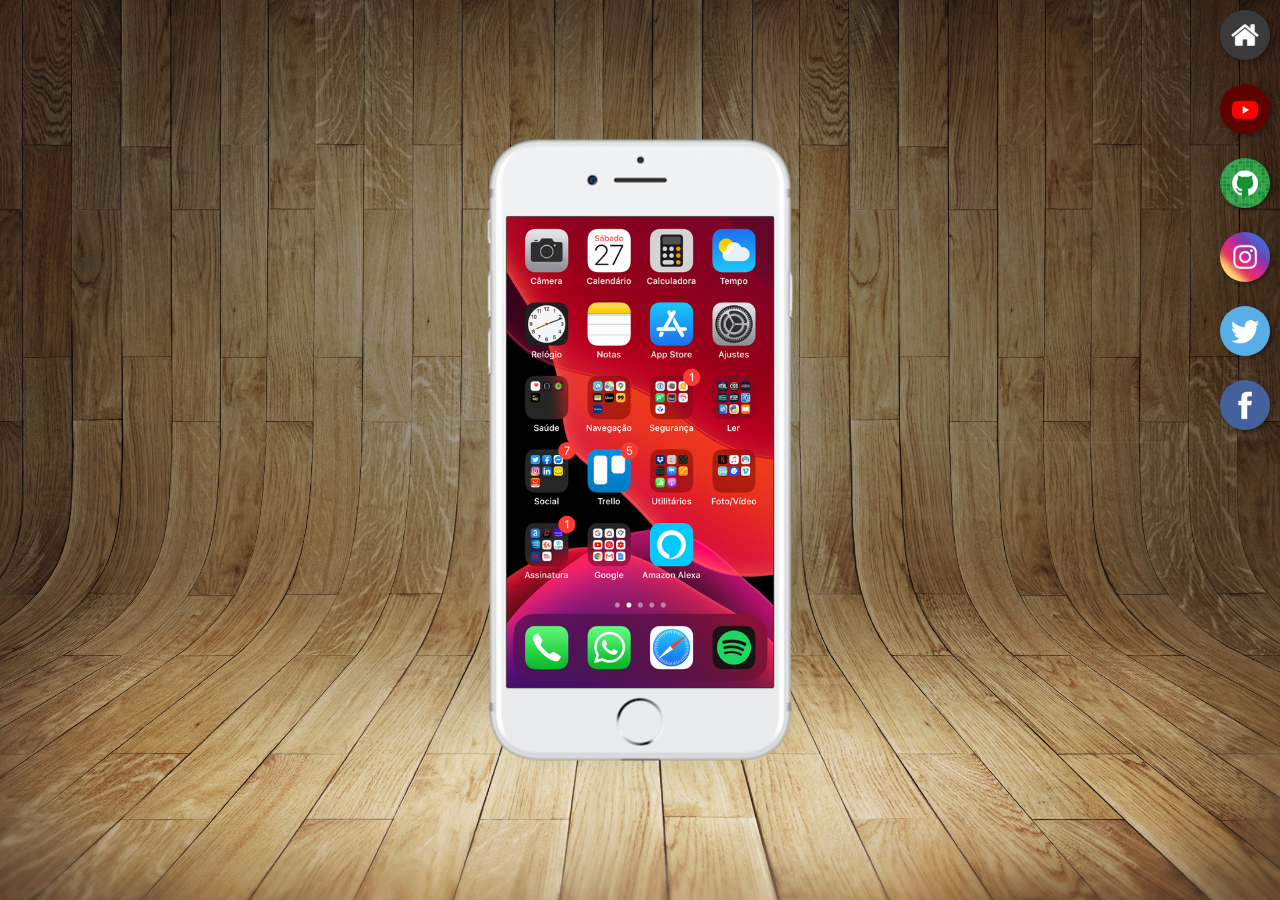
<file: index.html>
<!DOCTYPE html>
<html lang="pt-br">
<head>
    <meta charset="UTF-8">
    <meta name="viewport" content="width=device-width, initial-scale=1.0">
    <link rel="shortcut icon" href="favicon.ico" type="image/x-icon">
    <link rel="stylesheet" href="estilos/style.css">
    <title>Projeto Redes Sociais</title>
</head>
<body>
    <main>
        <section id="telefone">
            <iframe src="home.html" name="tela" id="tela" frameborder="0">
                Seu navegador não é compatível com isso.
            </iframe>
        </section>
        <section id="redes-sociais">
            <a href="home.html" target="tela"><img src="imagens/logo-home.jpg" alt=""></a><br>
            <a href="youtube.html" target="tela"><img src="imagens/logo-youtube.jpg" alt=""></a><br>
            <a href="github.html" target="tela"><img src="imagens/logo-github.jpg" alt=""></a><br>
            <a href="instagrem.html" target="tela"><img src="imagens/logo-instagram.jpg" alt=""></a><br>
            <a href="twitter.html" target="tela"><img src="imagens/logo-twitter.jpg" alt=""></a><br>
            <a href="facebook.html" target="tela"><img src="imagens/logo-facebook.jpg" alt=""></a><br>
        </section>
    </main>
</body>
</html>
</file>
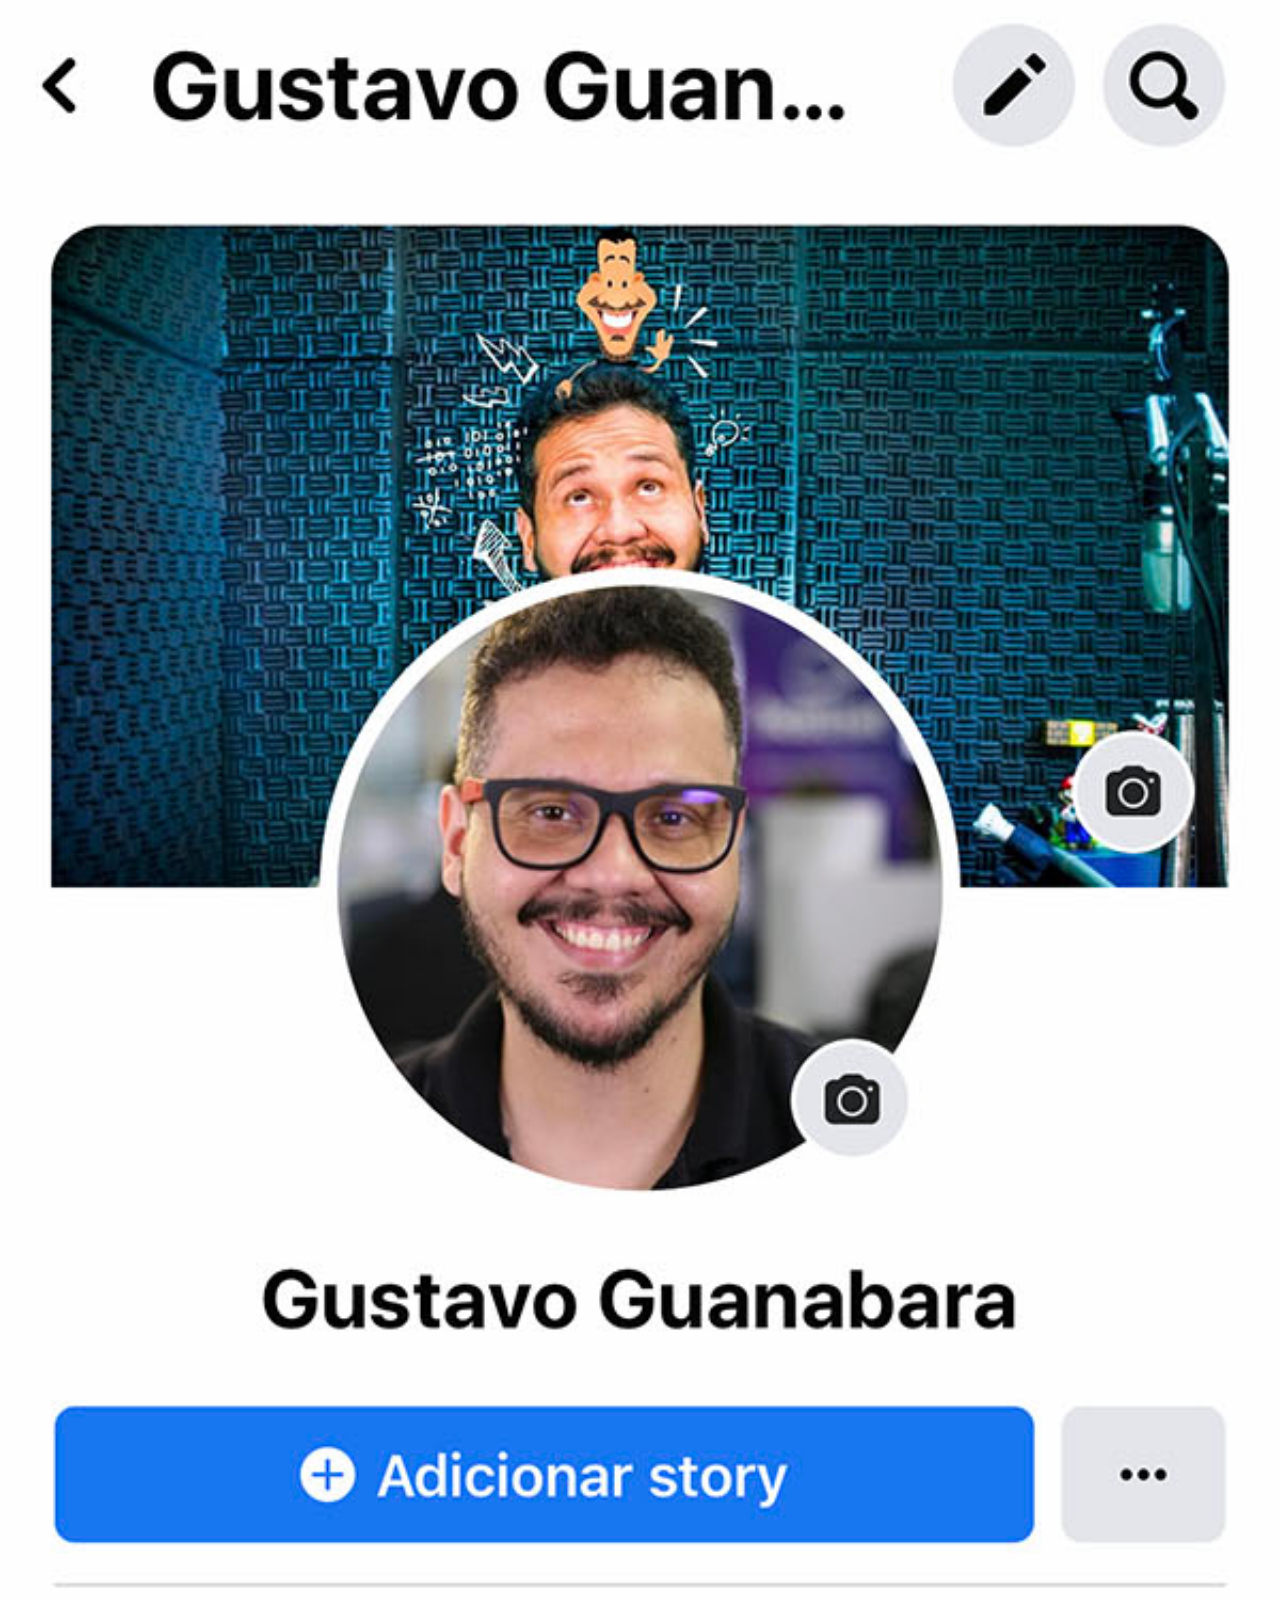
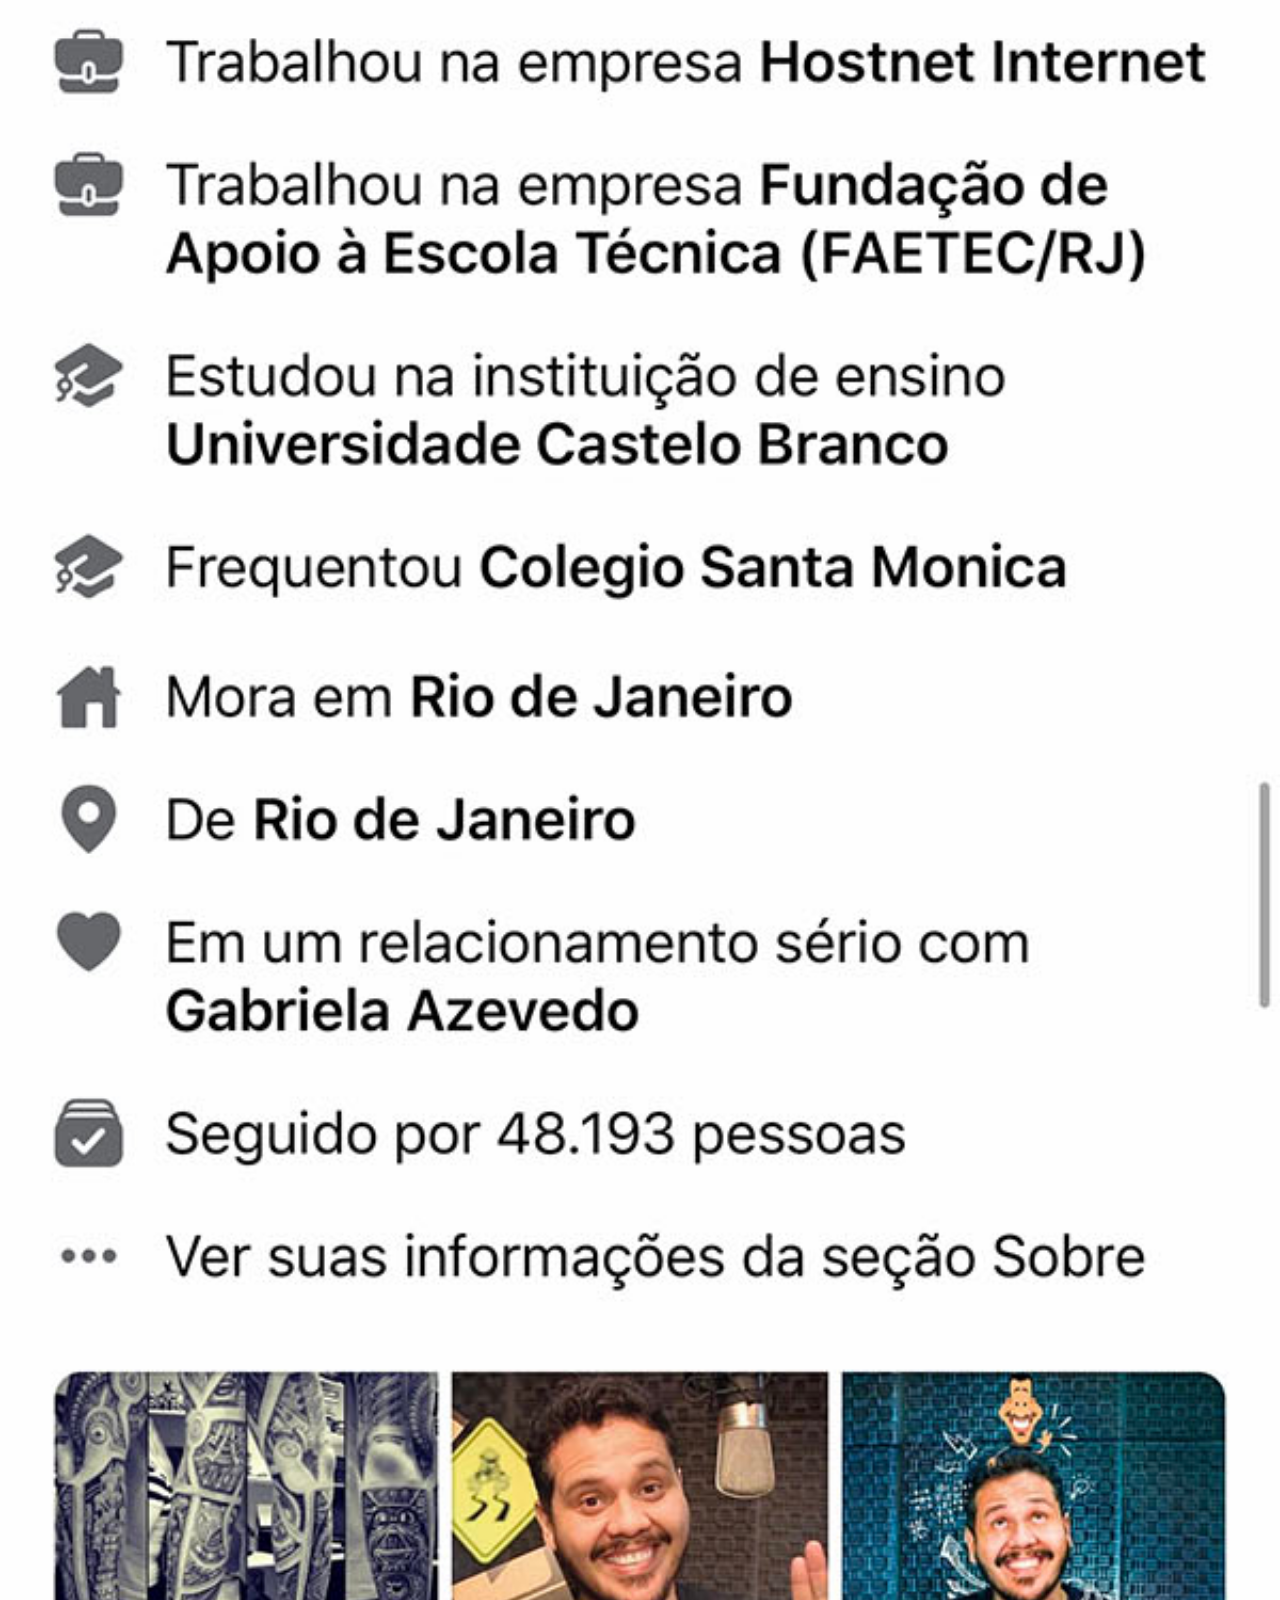
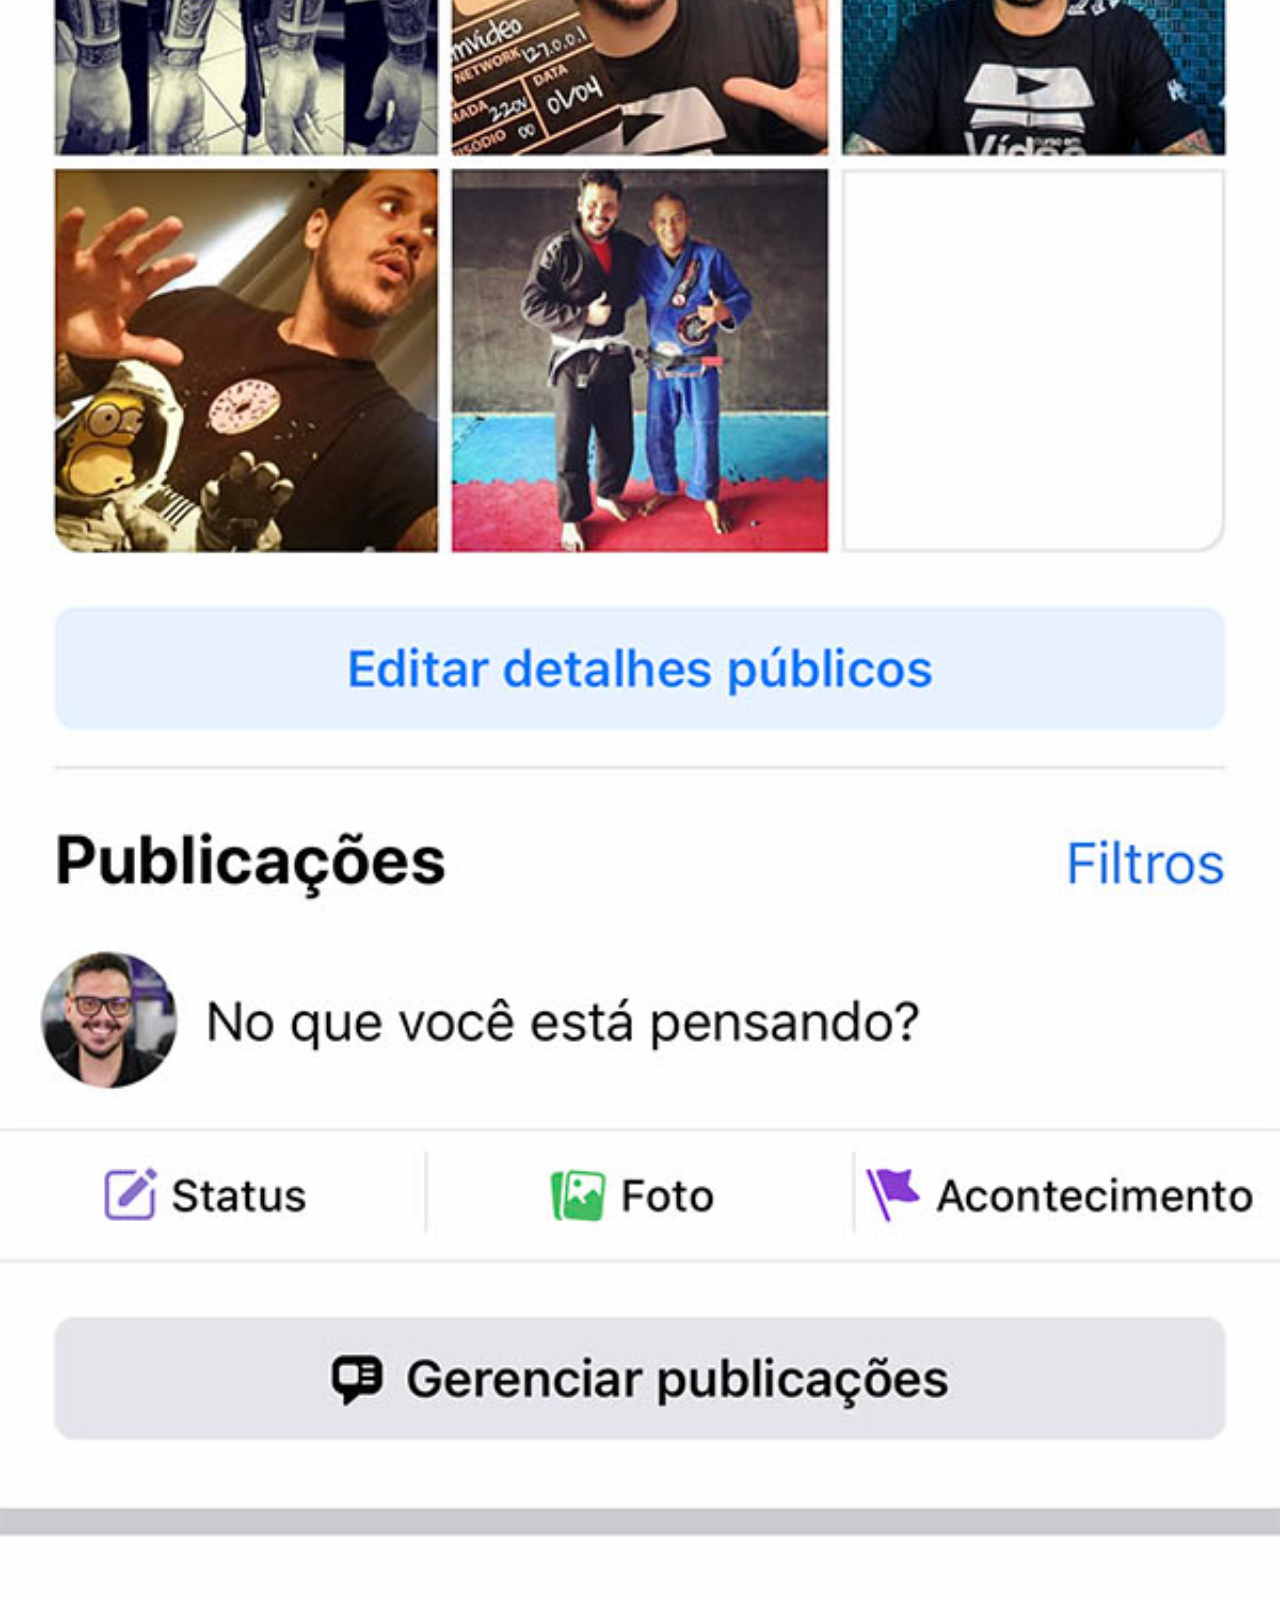
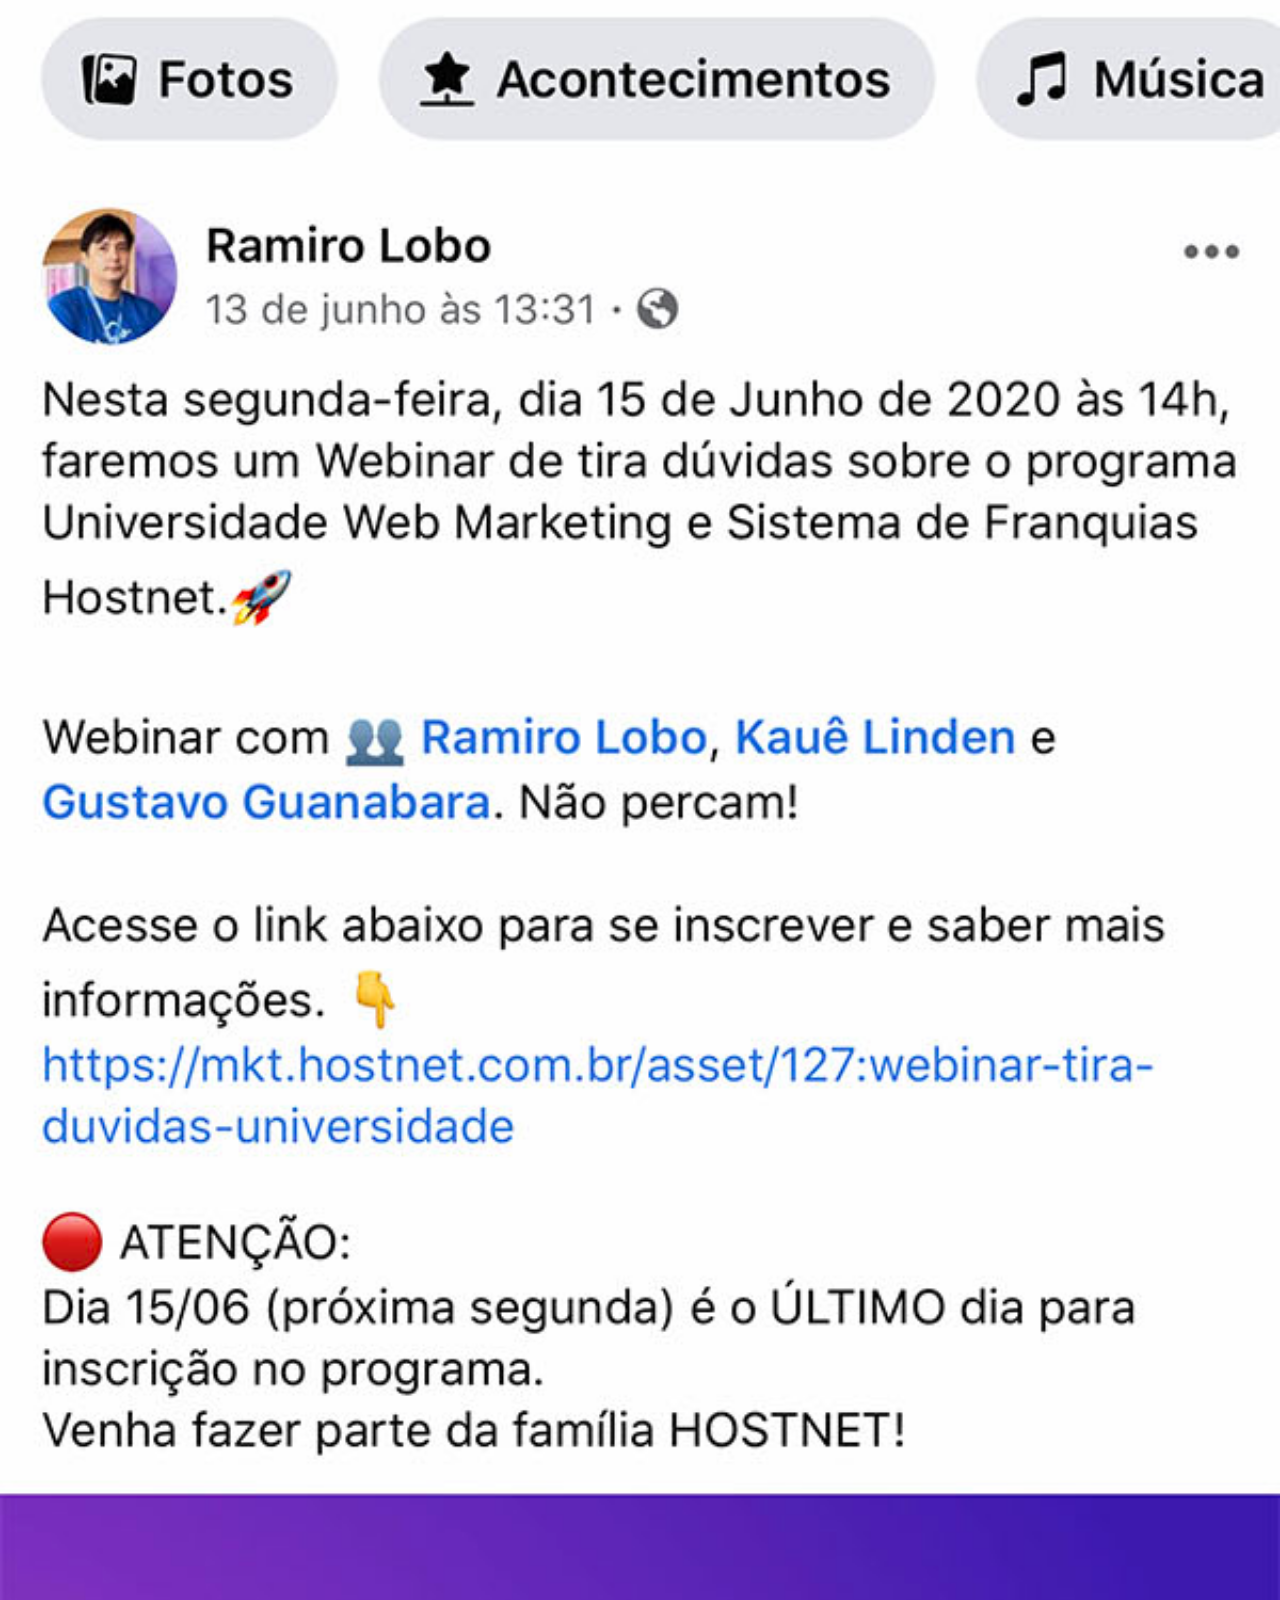
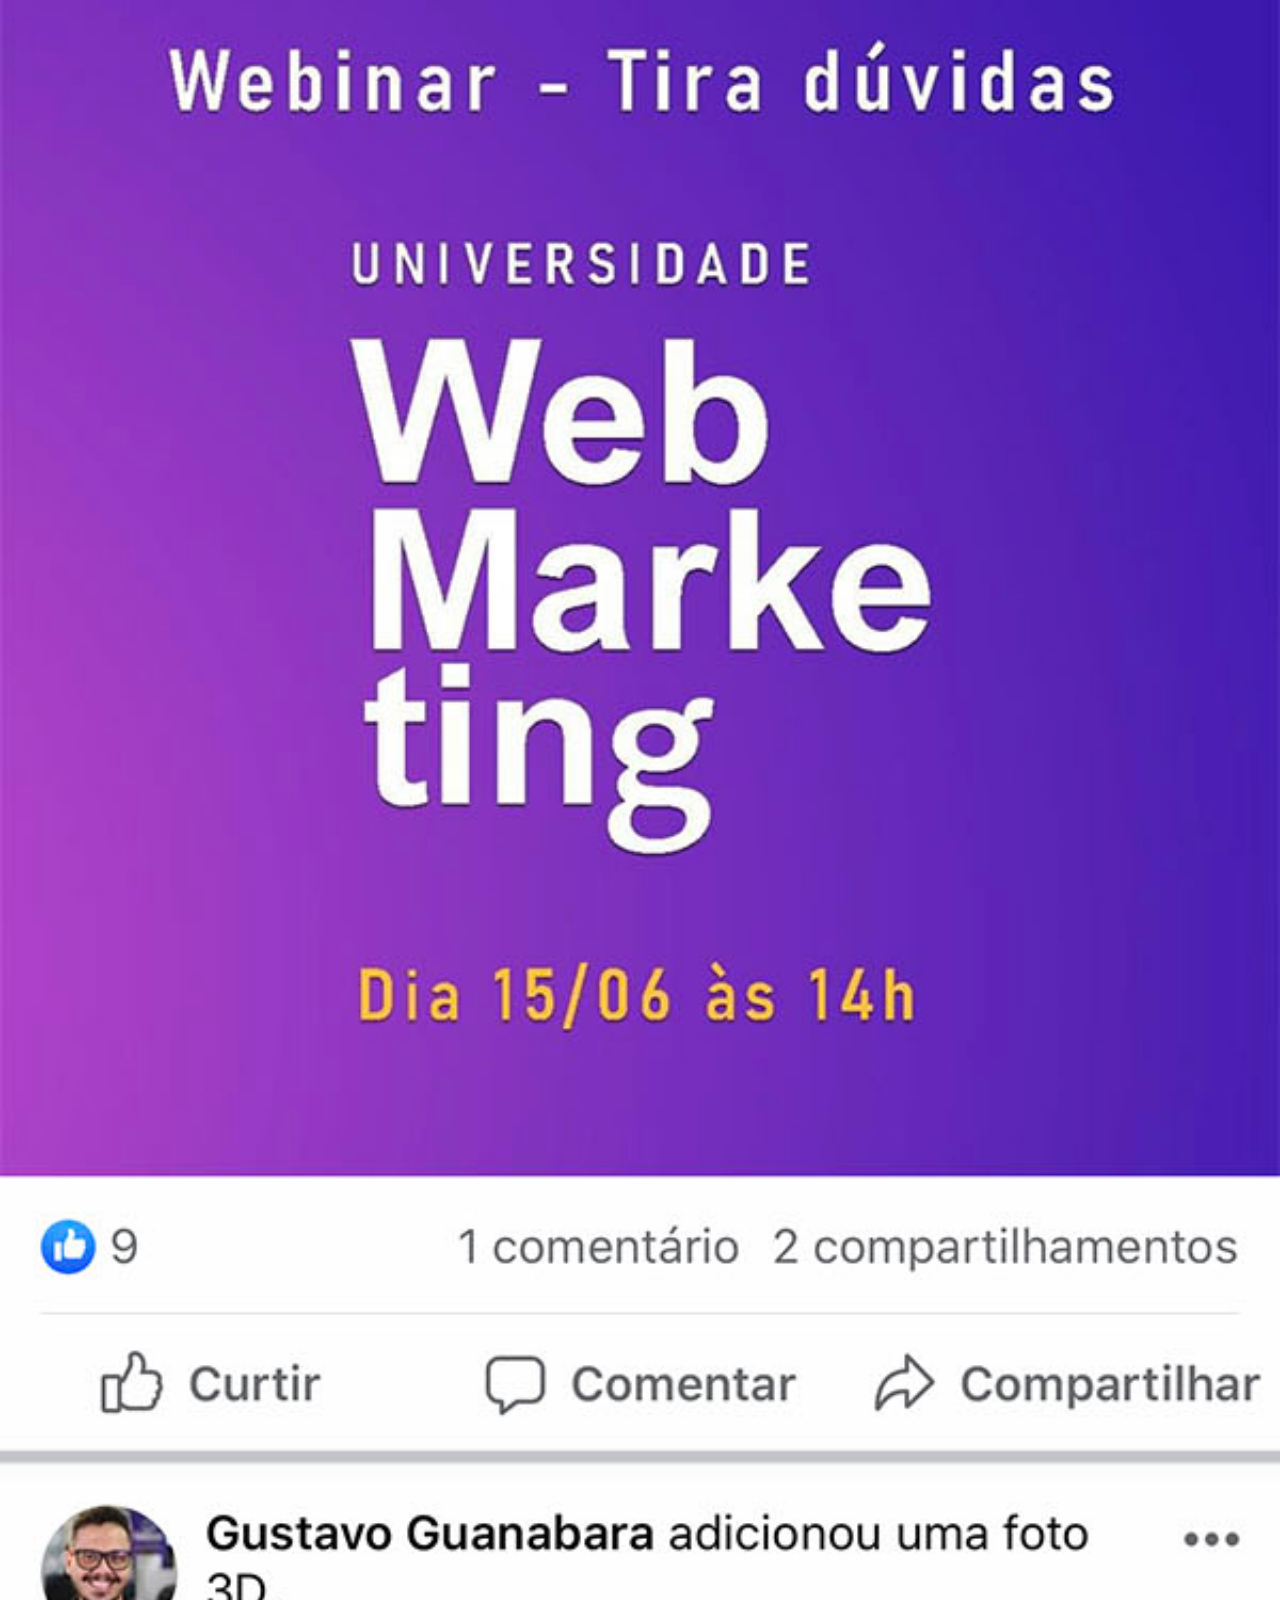
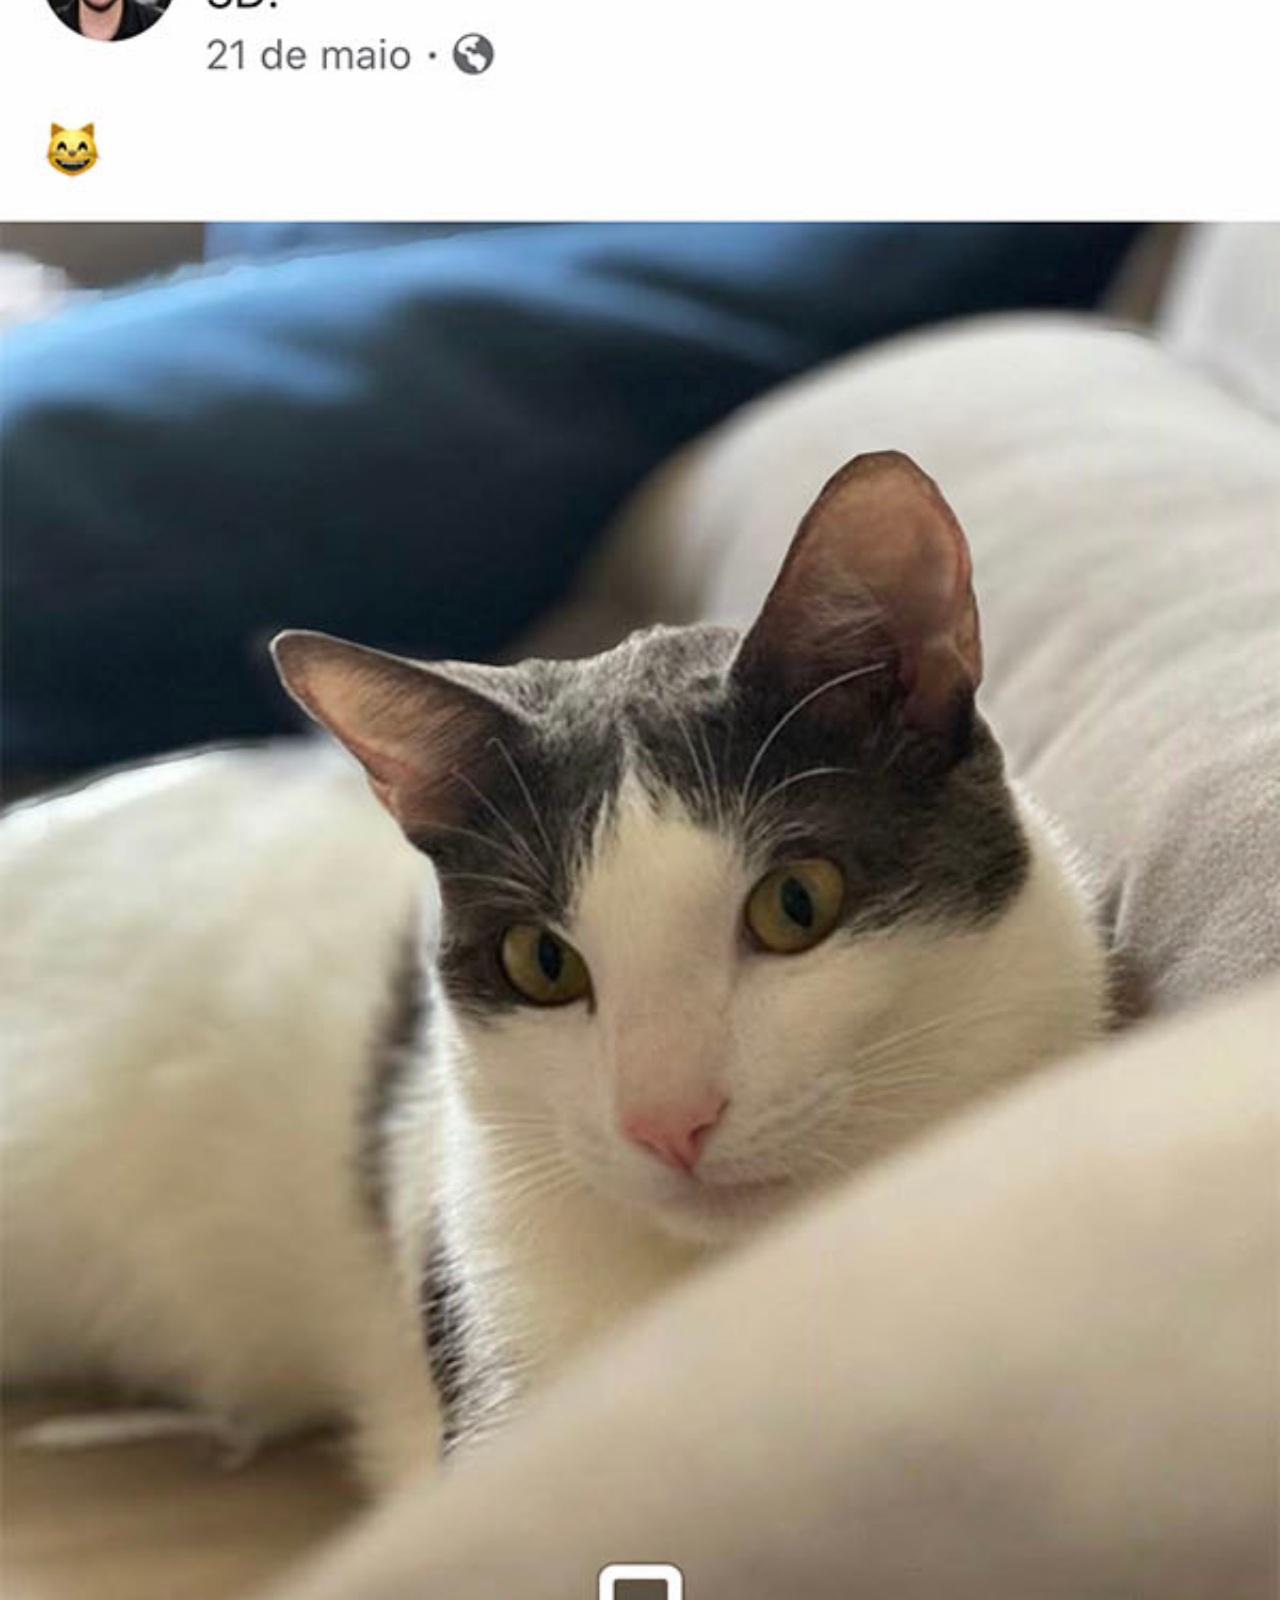
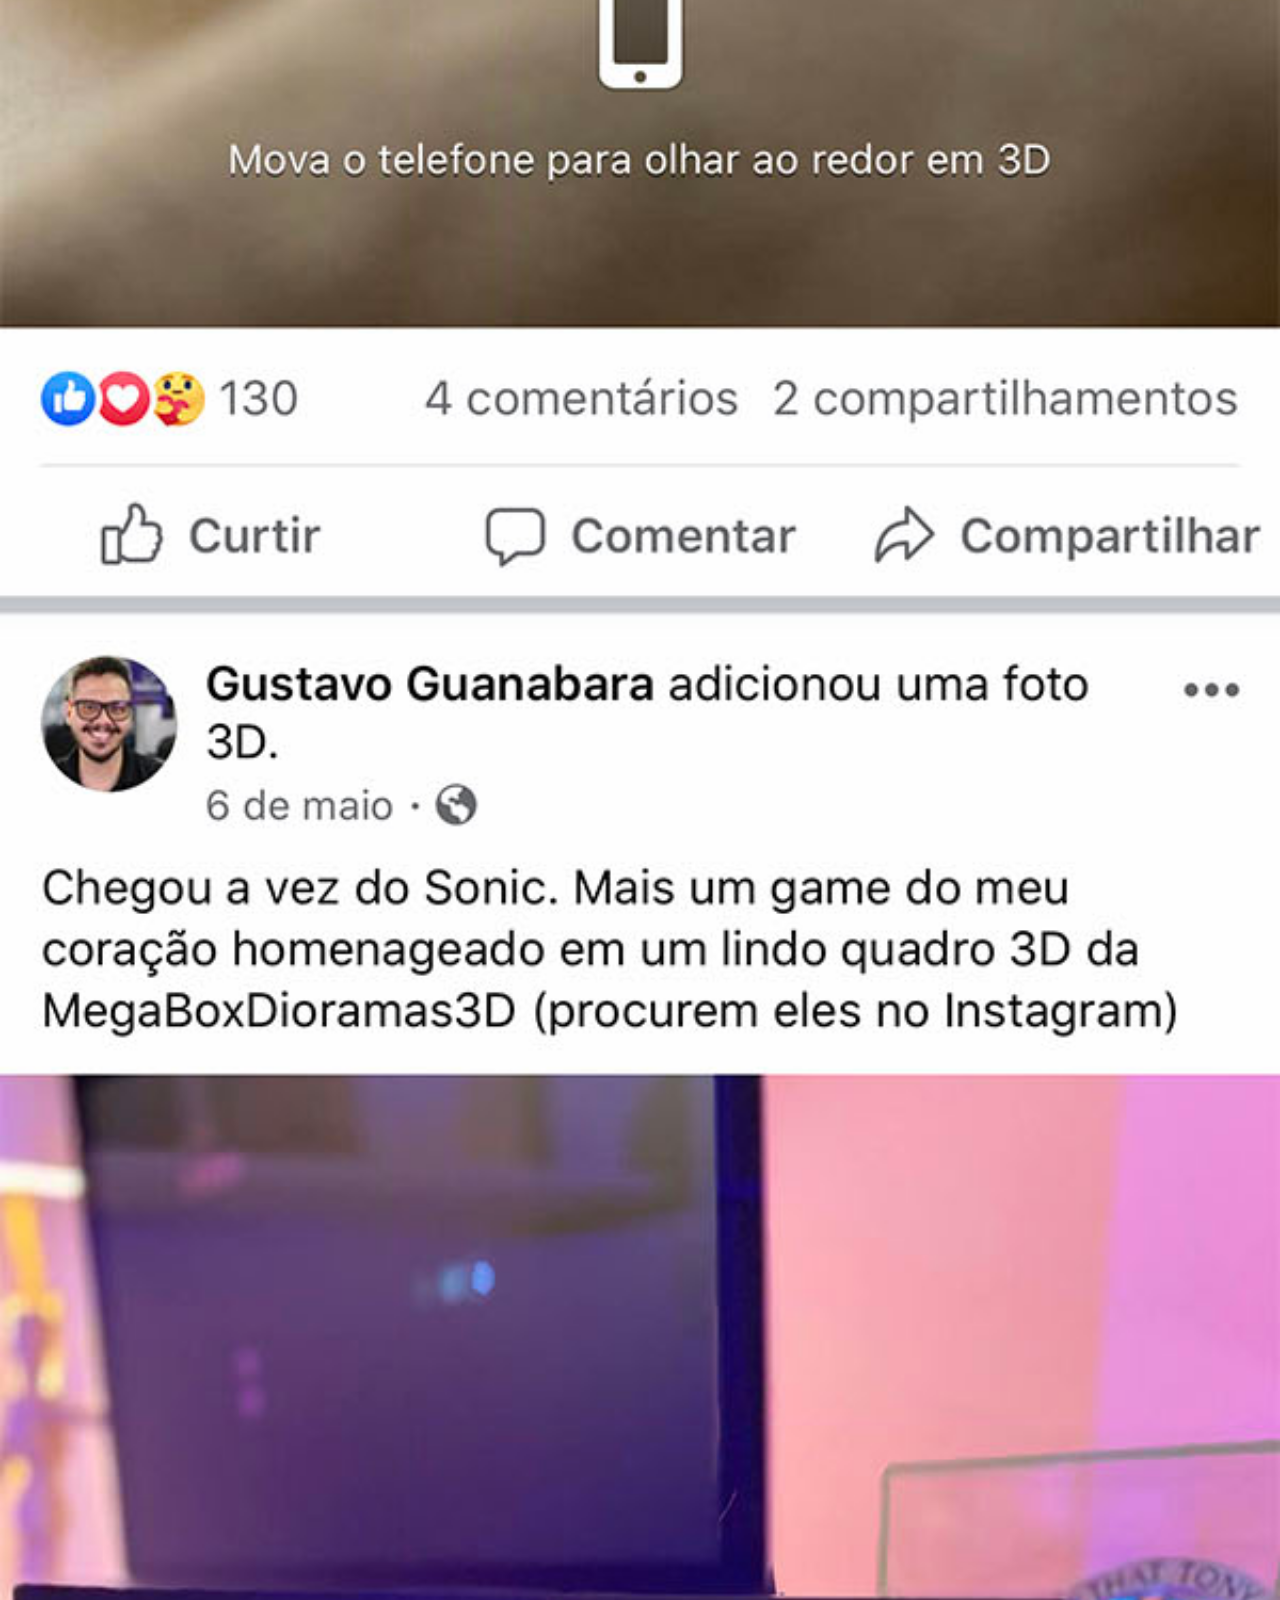
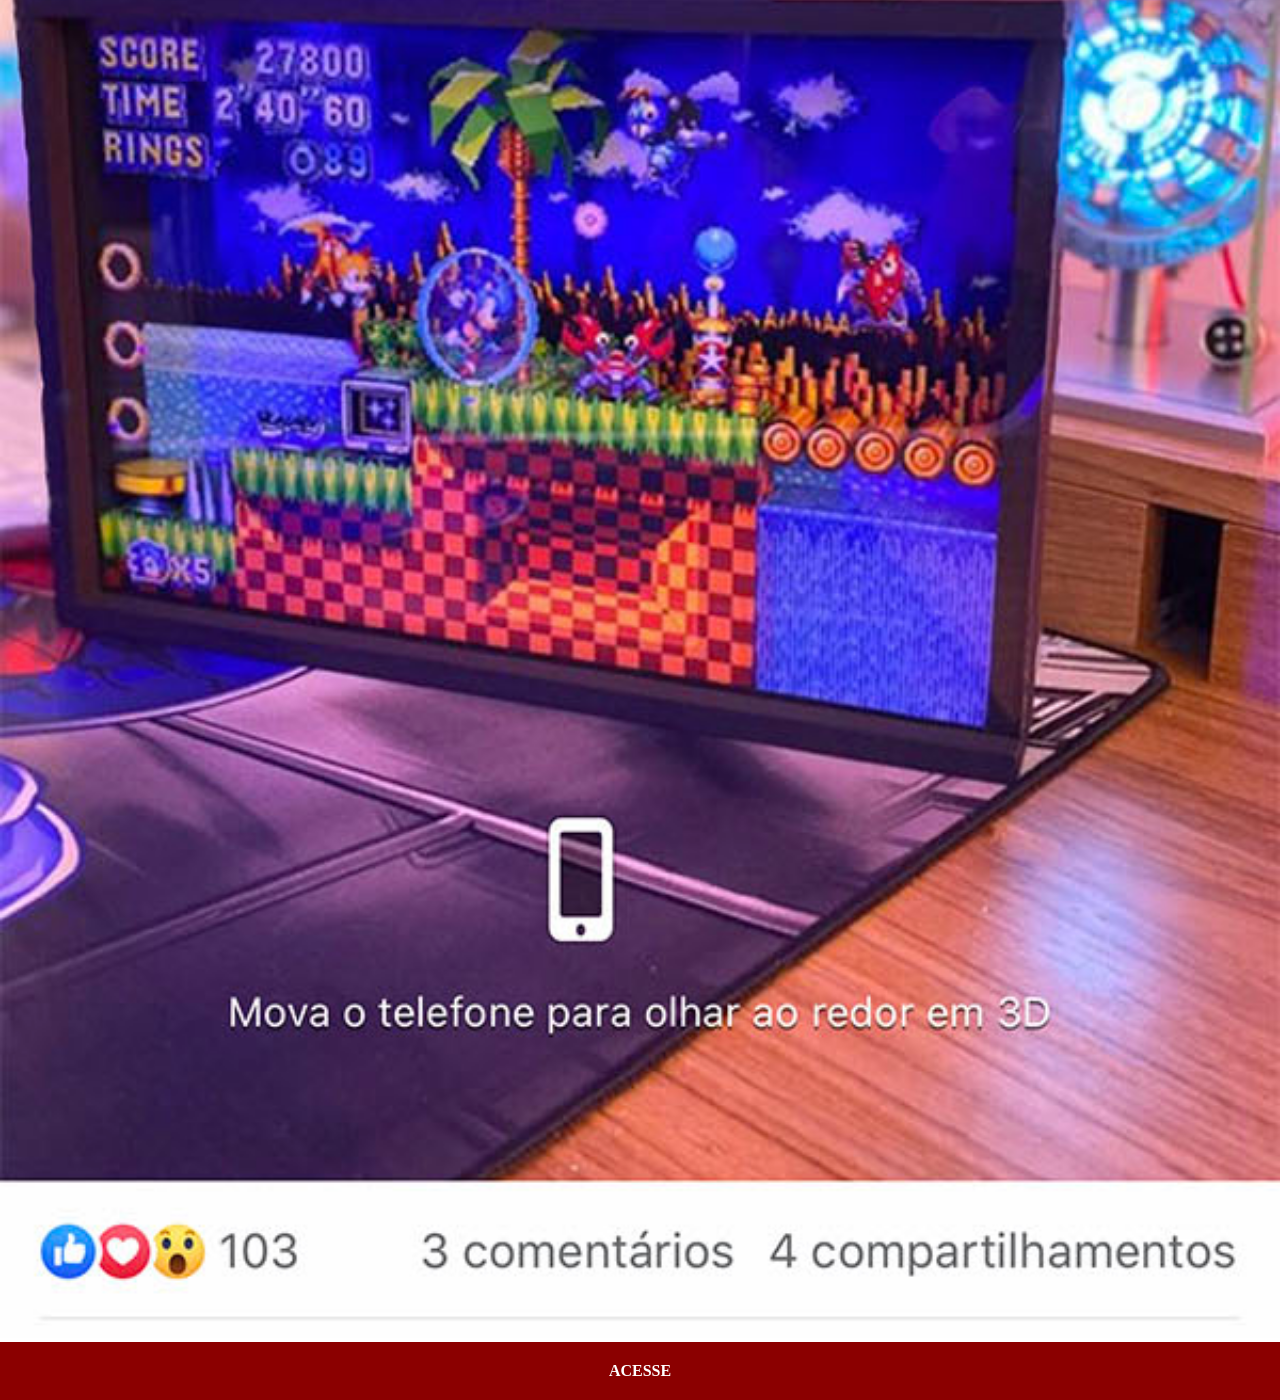
<file: facebook.html>
<!DOCTYPE html>
<html lang="pt-br">
<head>
    <meta charset="UTF-8">
    <meta name="viewport" content="width=device-width, initial-scale=1.0">
    <title>FaceBook</title>
    <link rel="stylesheet" href="estilos/social.css">
</head>
<body>
    <img src="imagens/tela-facebook.jpg" alt="FaceBook">
    <a href="#">ACESSE</a>
</body>
</html>
</file>
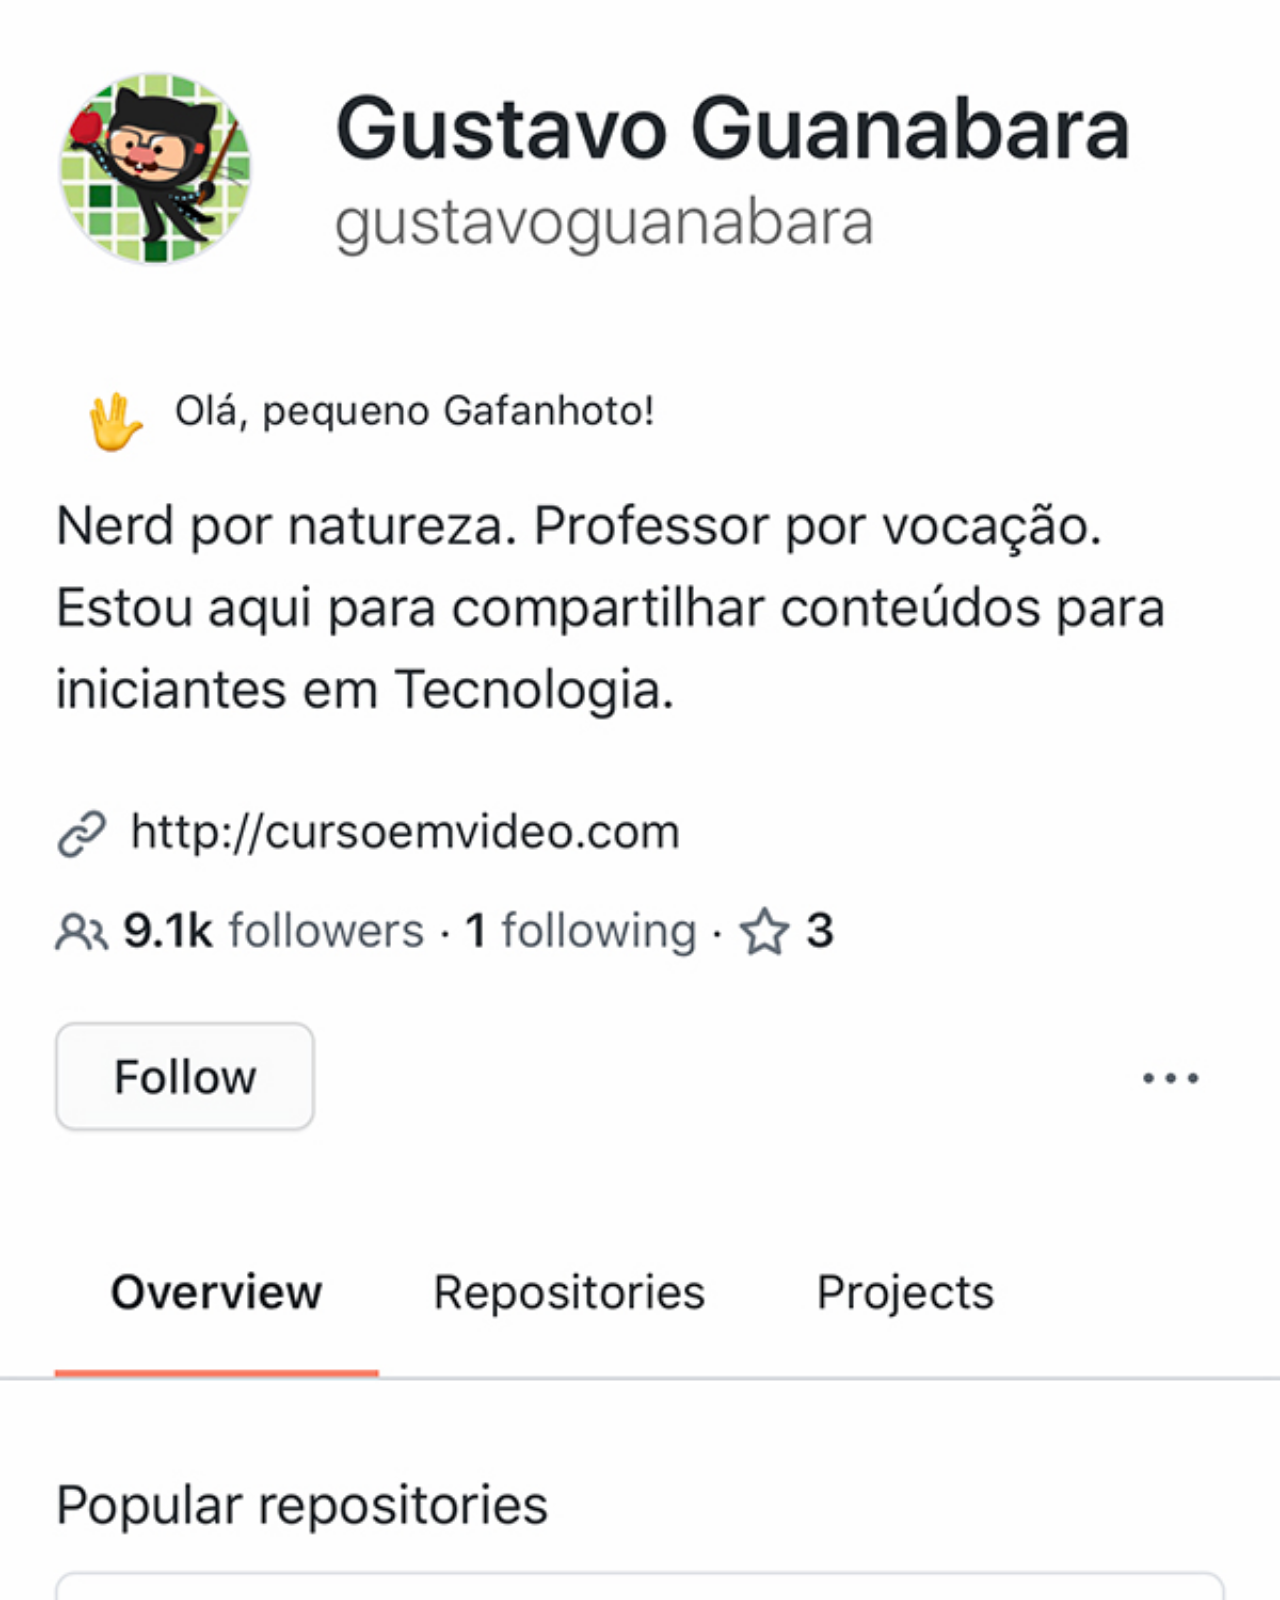
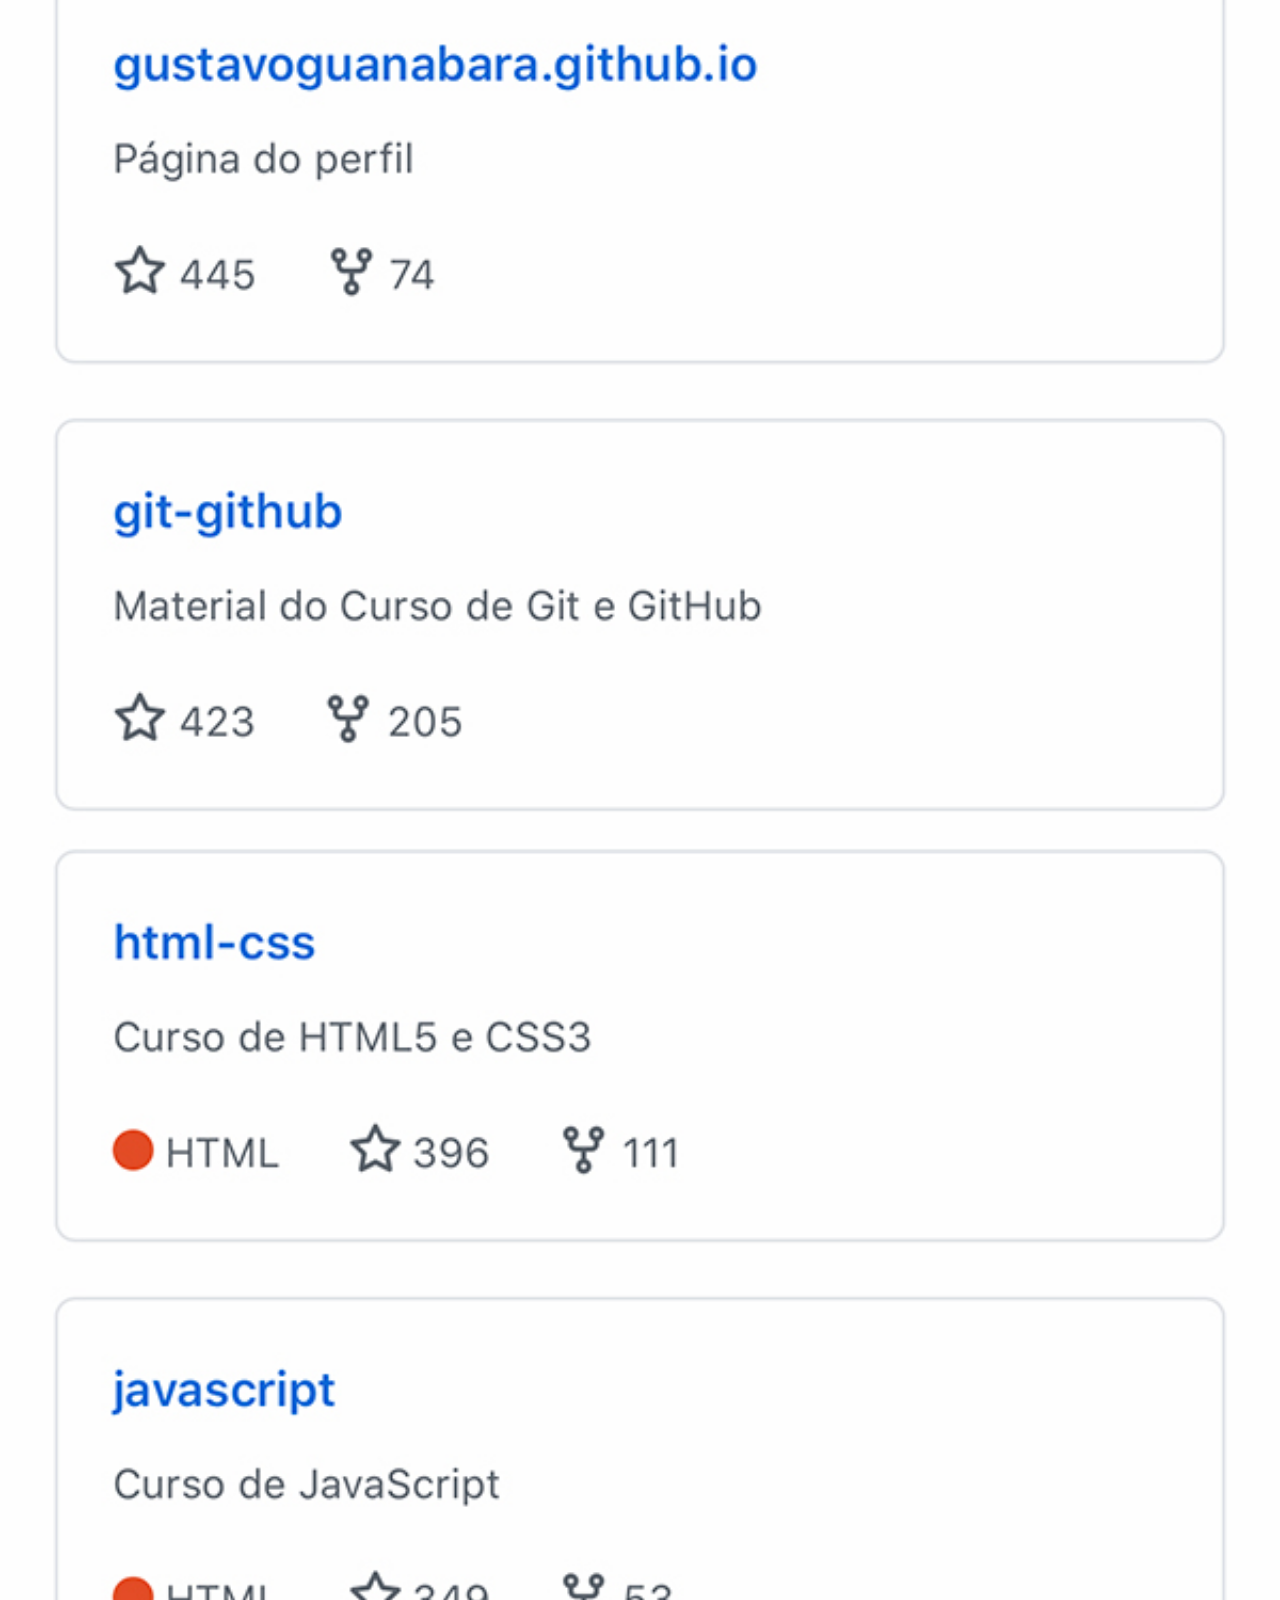
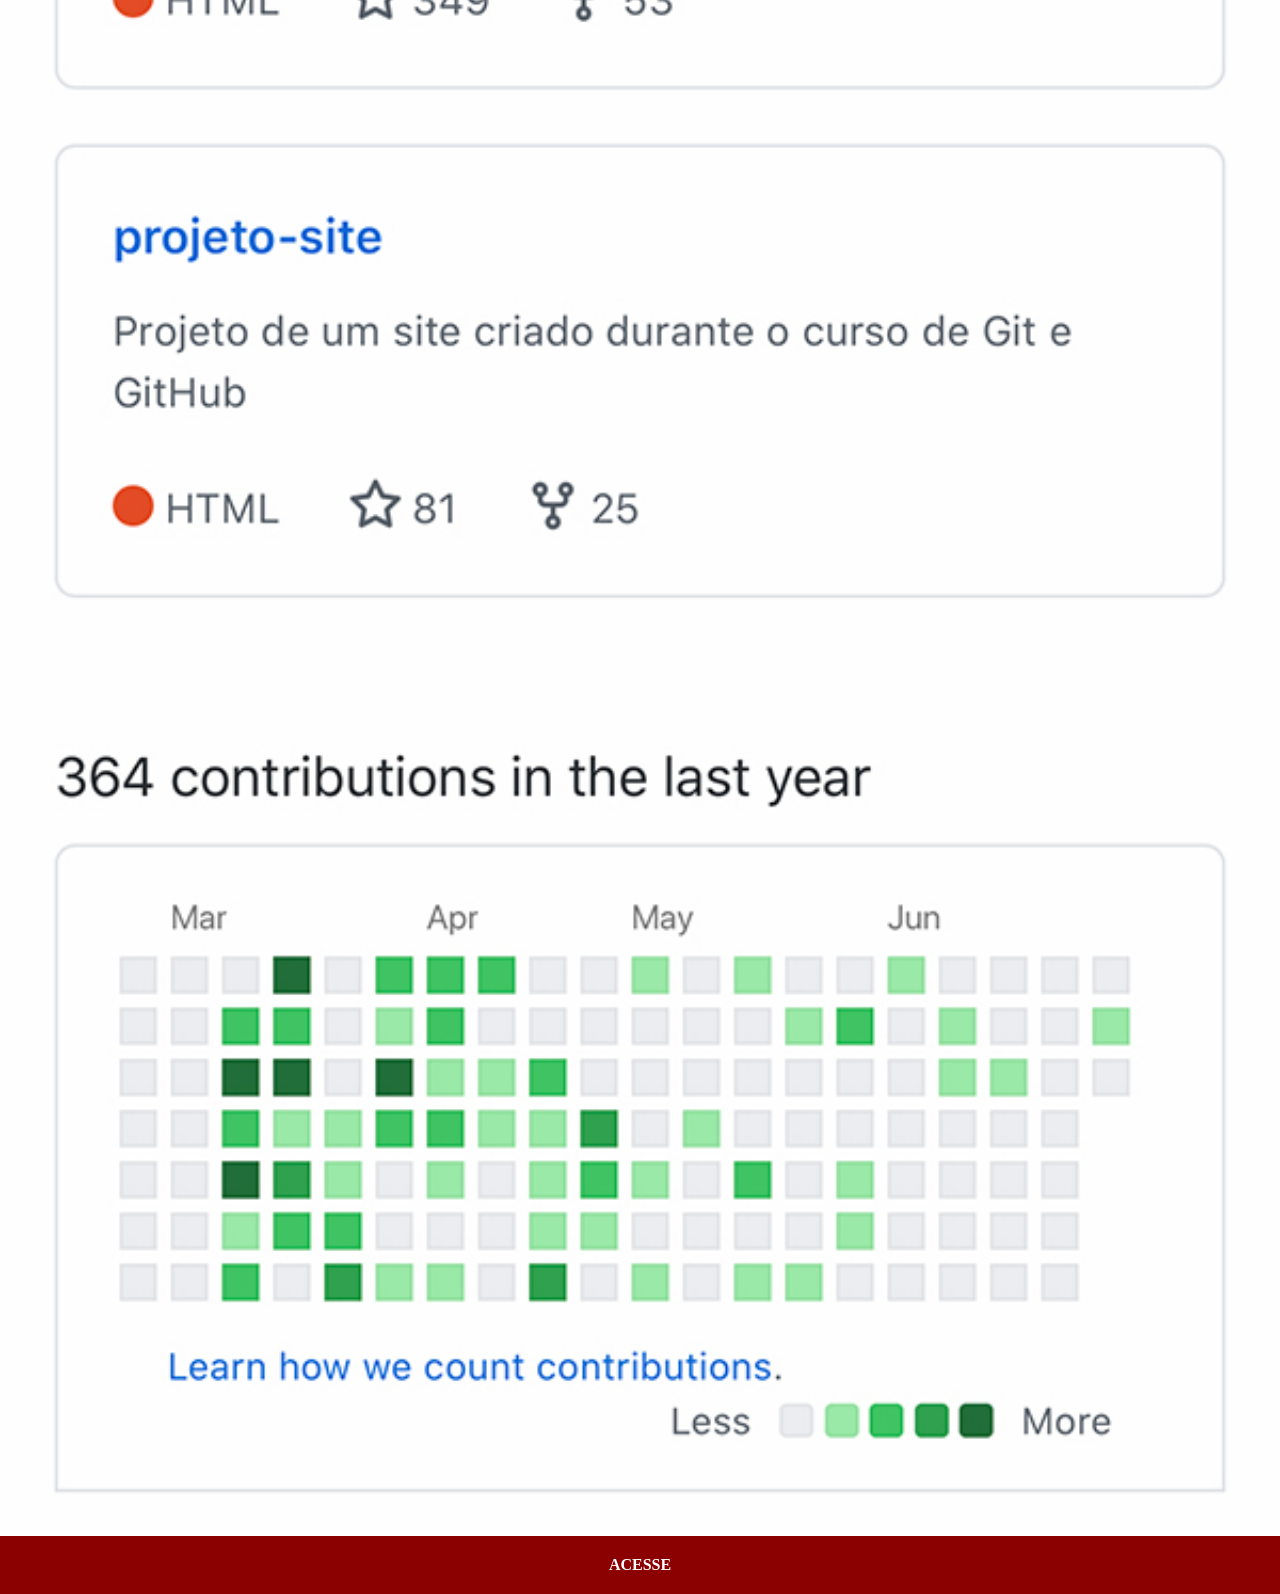
<file: github.html>
<!DOCTYPE html>
<html lang="pt-br">
<head>
    <meta charset="UTF-8">
    <meta name="viewport" content="width=device-width, initial-scale=1.0">
    <title>Github</title>
    <link rel="stylesheet" href="estilos/social.css">
</head>
<body>
    <img src="imagens/tela-github.jpg" alt="GitHub">
    <a href="https://github.com/gustavoguanabara">ACESSE</a>
</body>
</html>
</file>
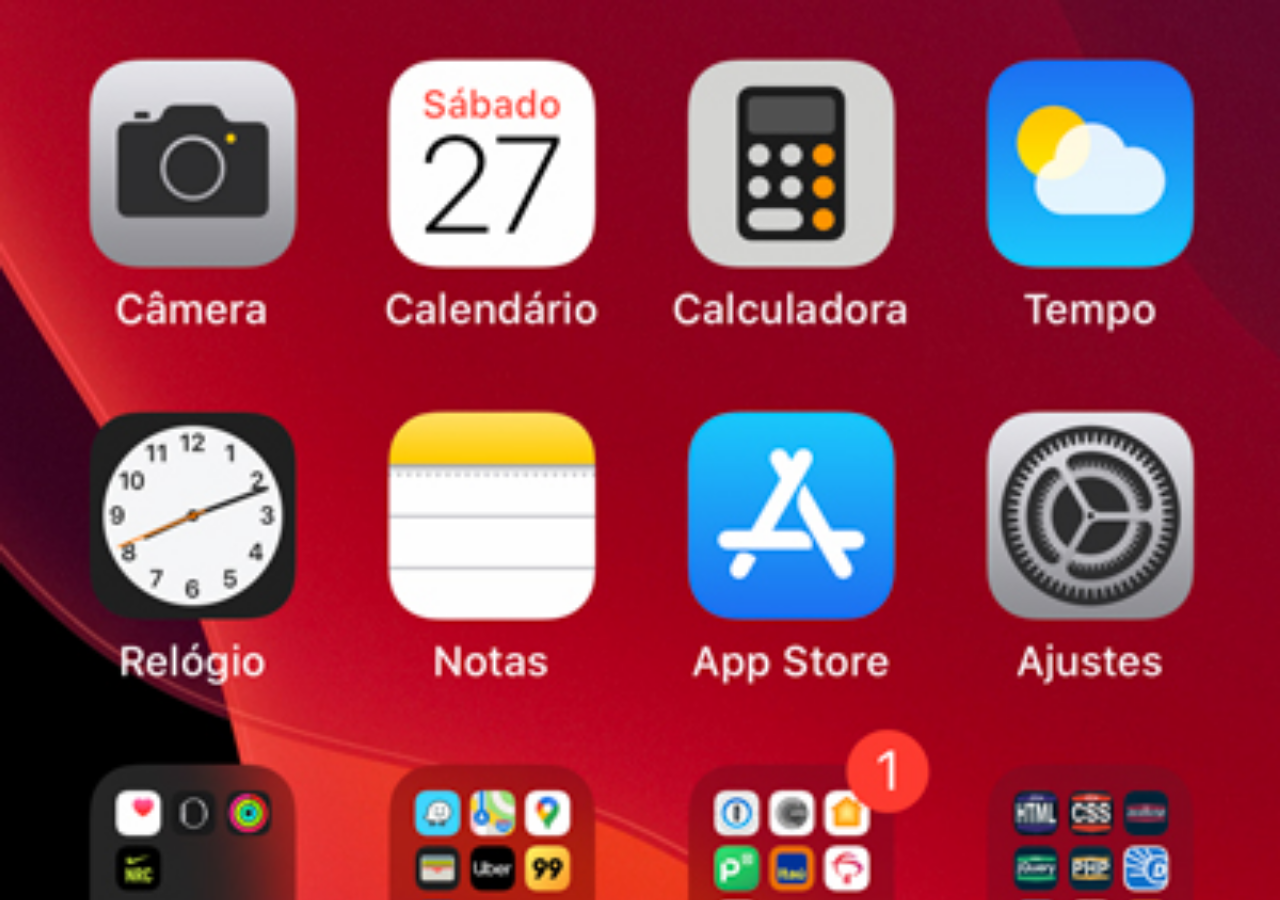
<file: home.html>
<!DOCTYPE html>
<html lang="pt-br">
<head>
    <meta charset="UTF-8">
    <meta name="viewport" content="width=device-width, initial-scale=1.0">
    <title>Home</title>
    <style>
        * {
            margin: 0px;
            padding: 0px;
        }

        body {
            width: 100vw;
            height: 100vh;
            background: black url('imagens/tela-home.jpg') no-repeat top center;
            background-size: cover;
        }
    </style>
</head>
<body>
    
</body>
</html>
</file>
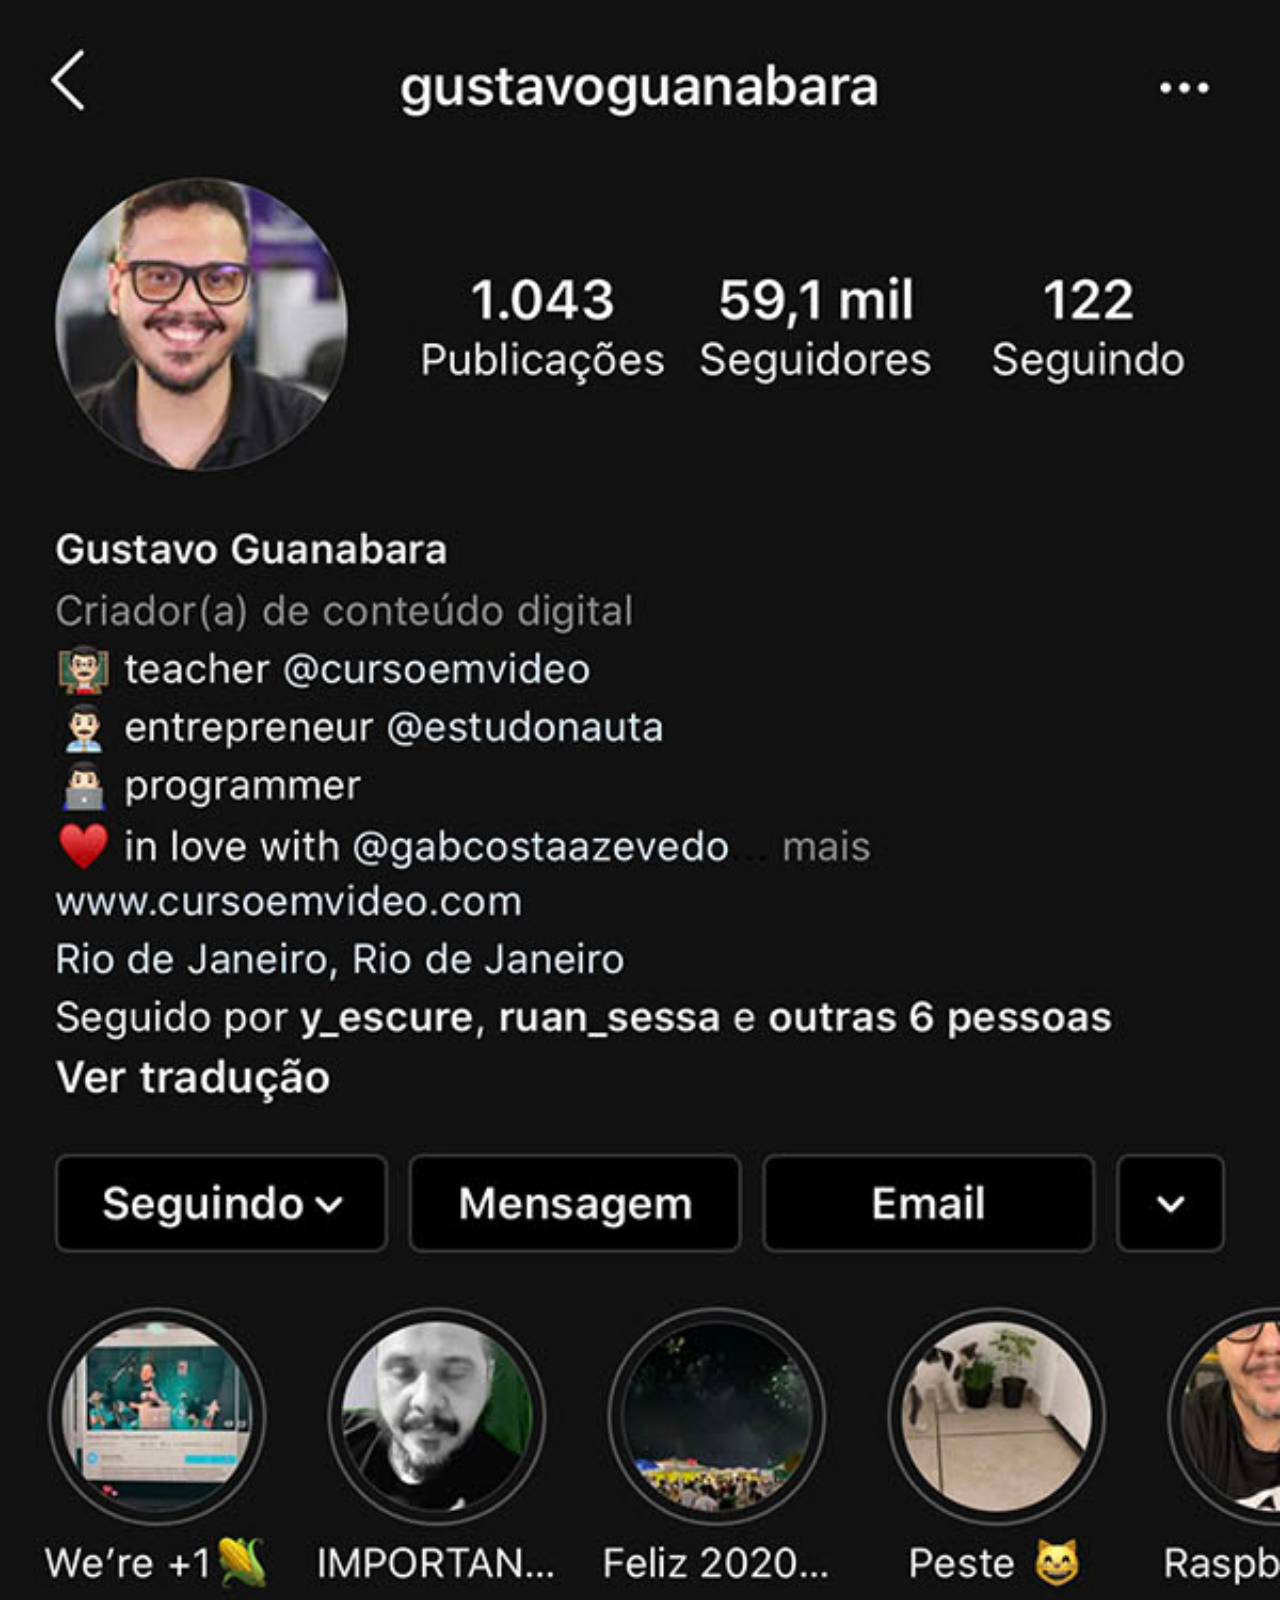
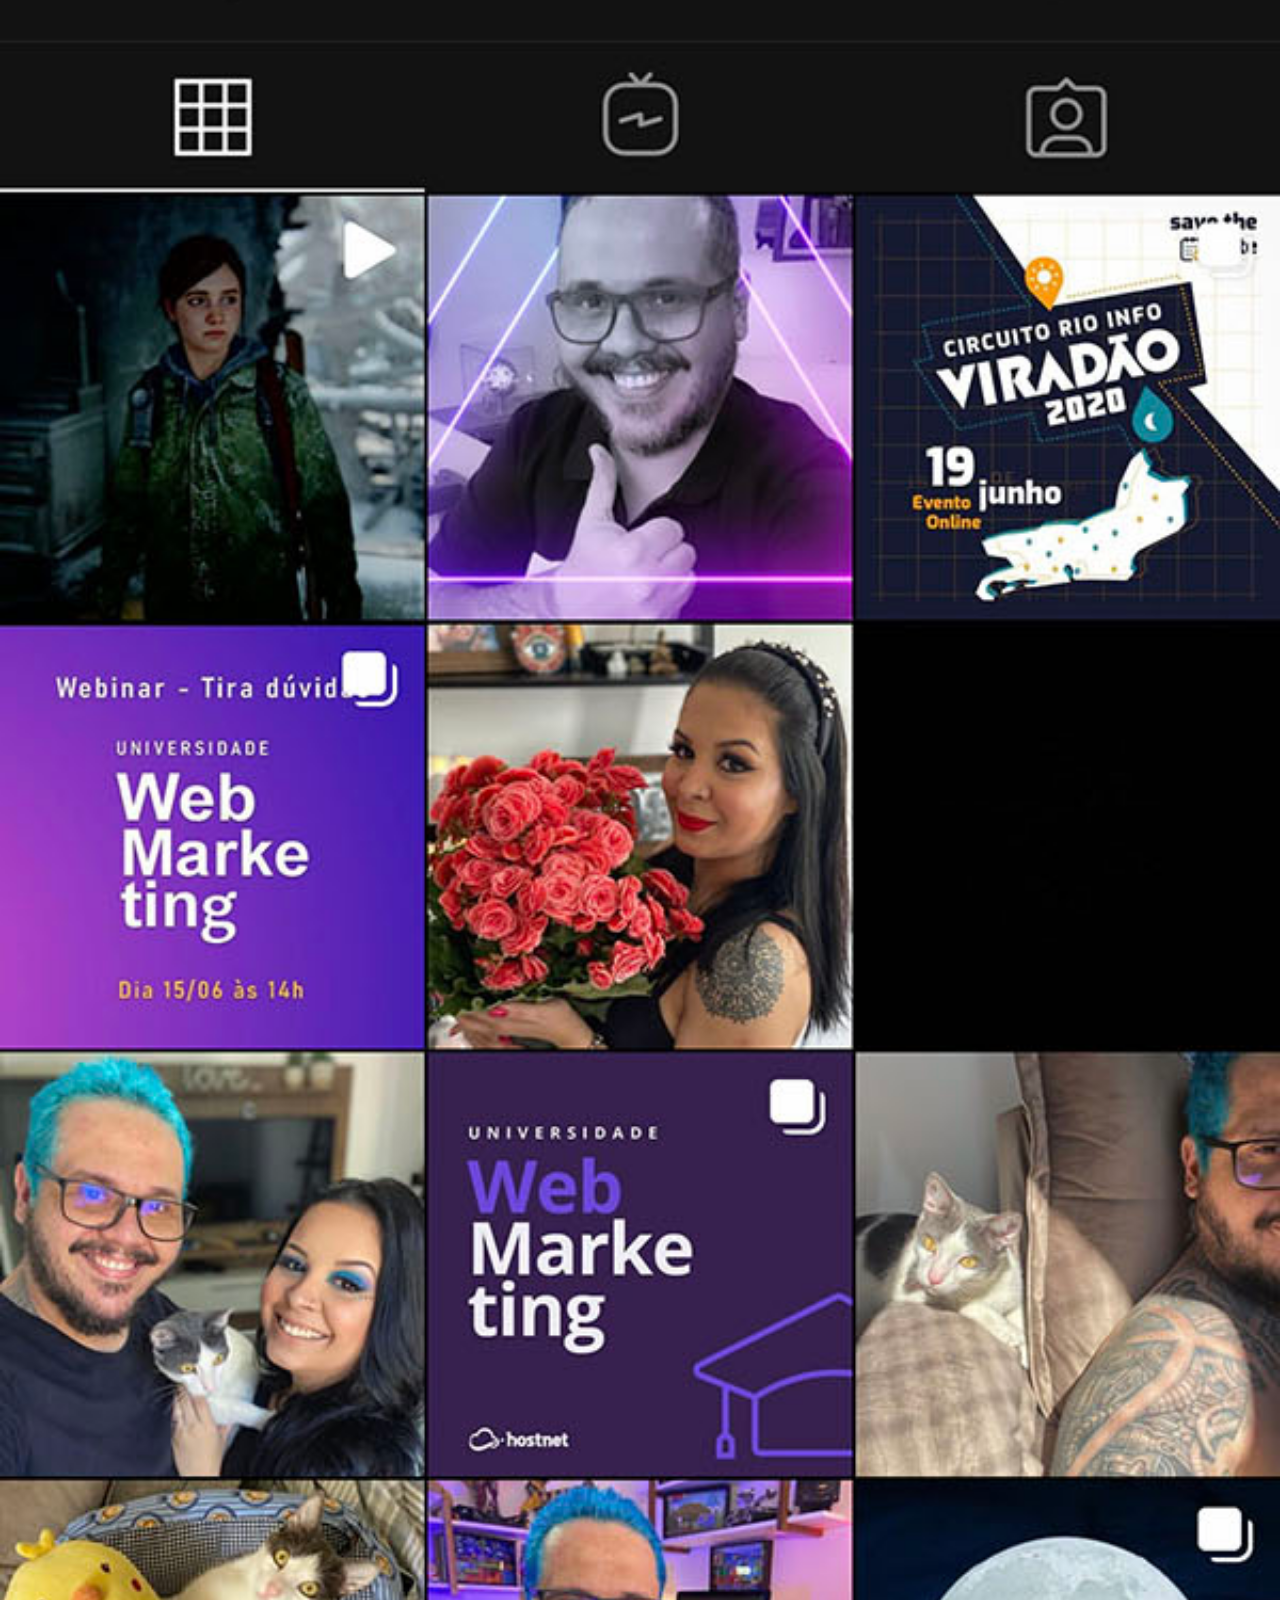
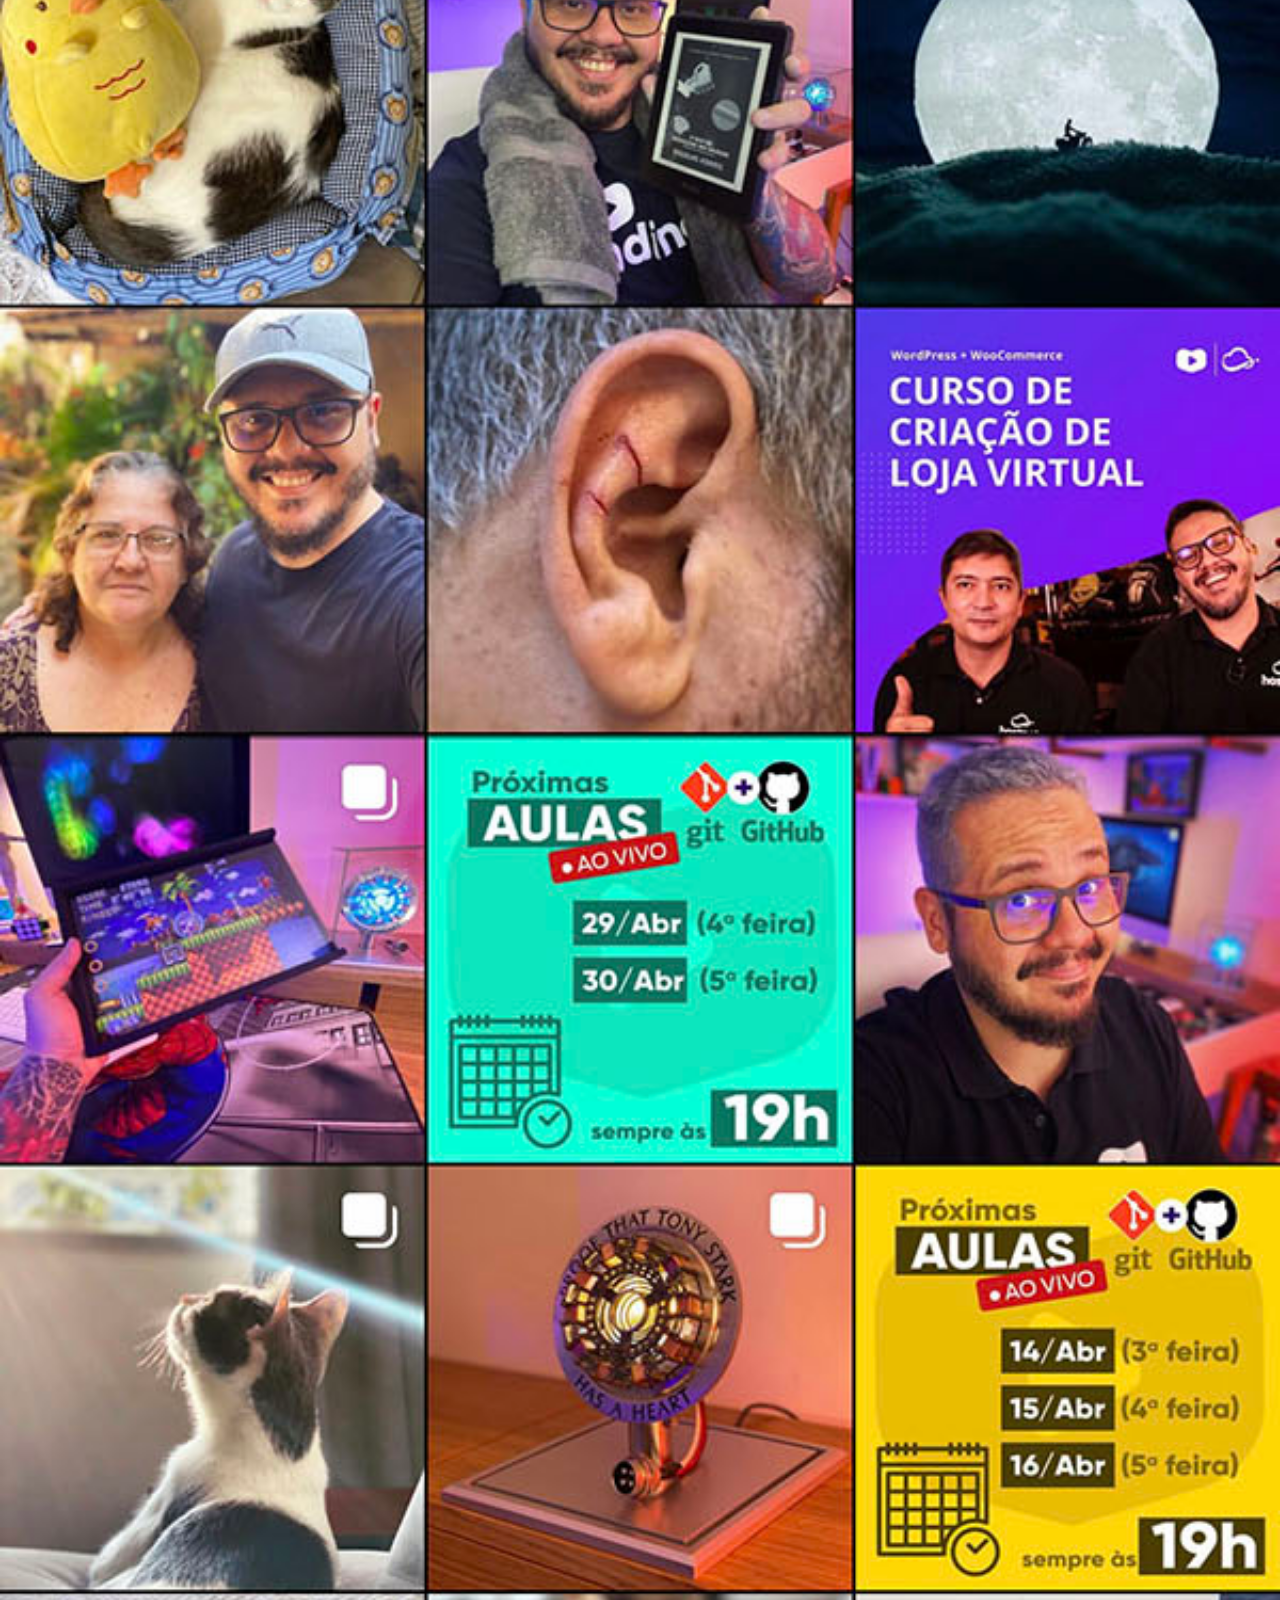
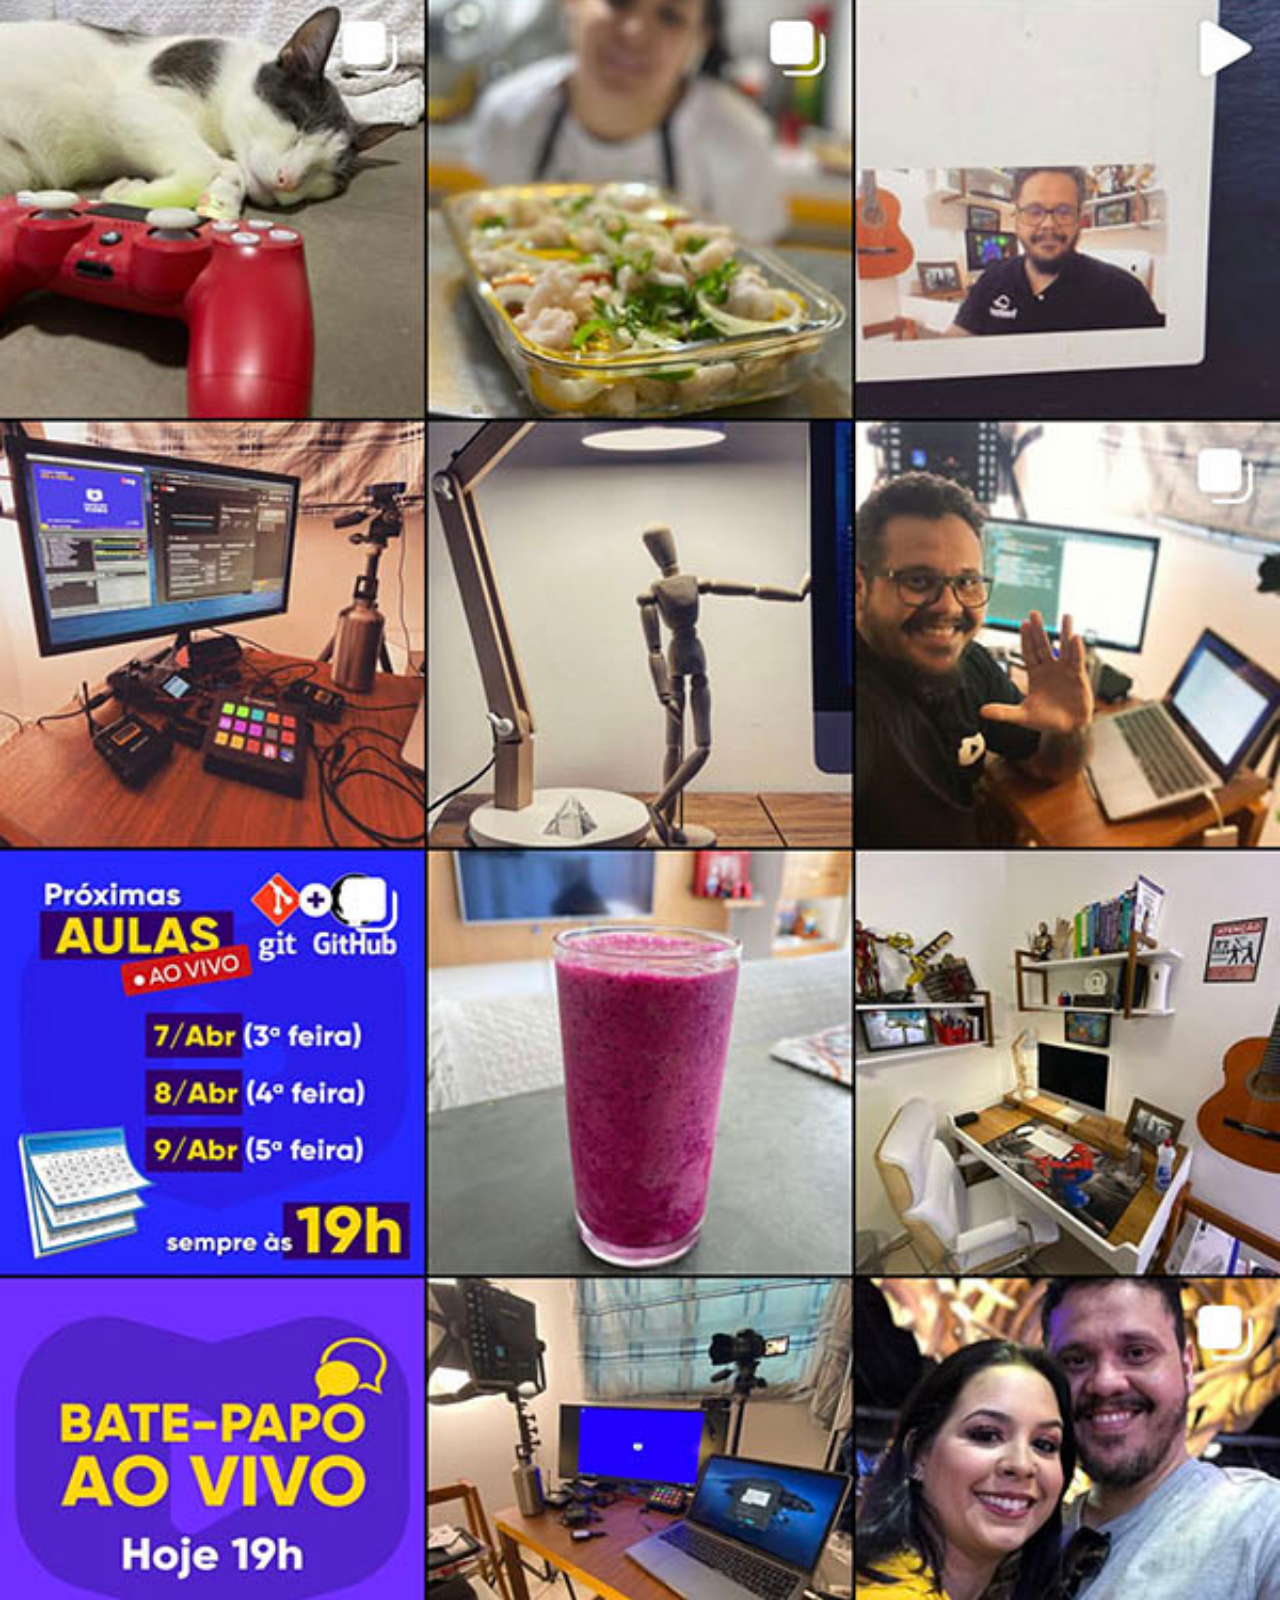
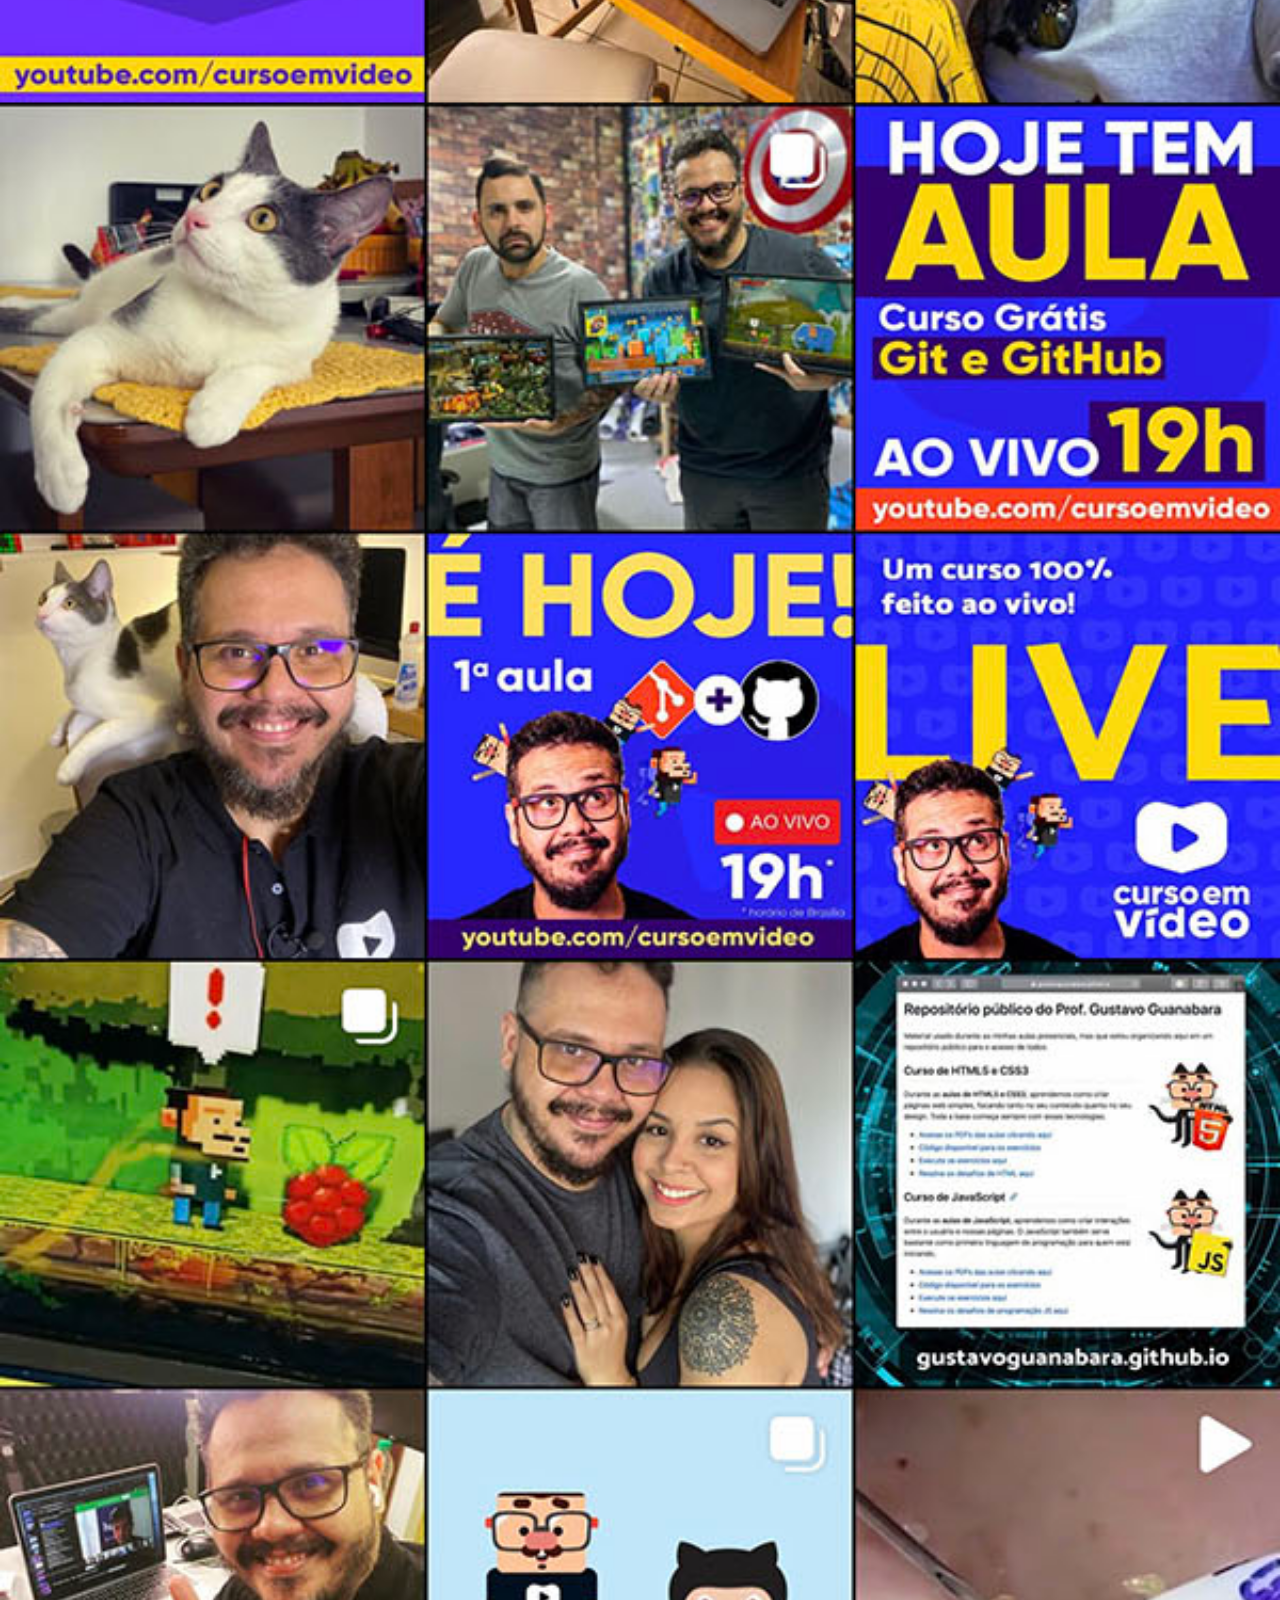
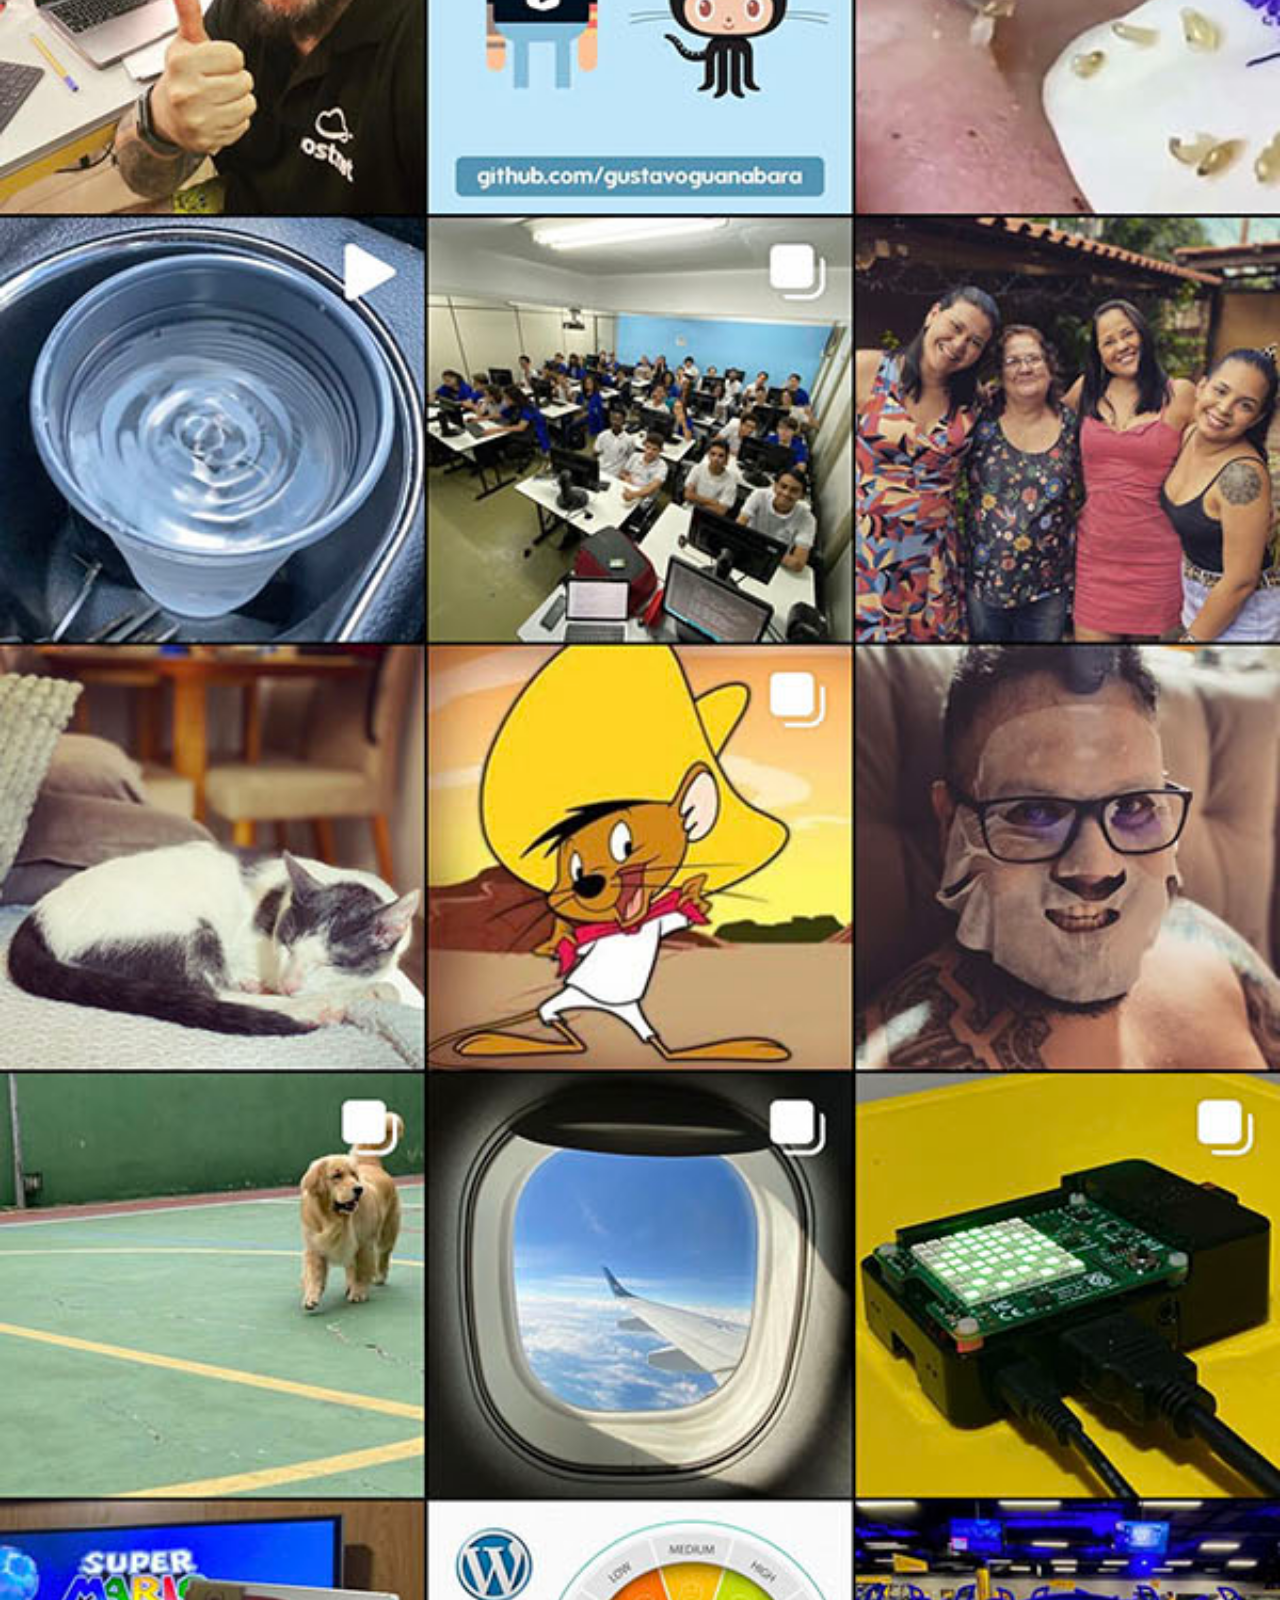
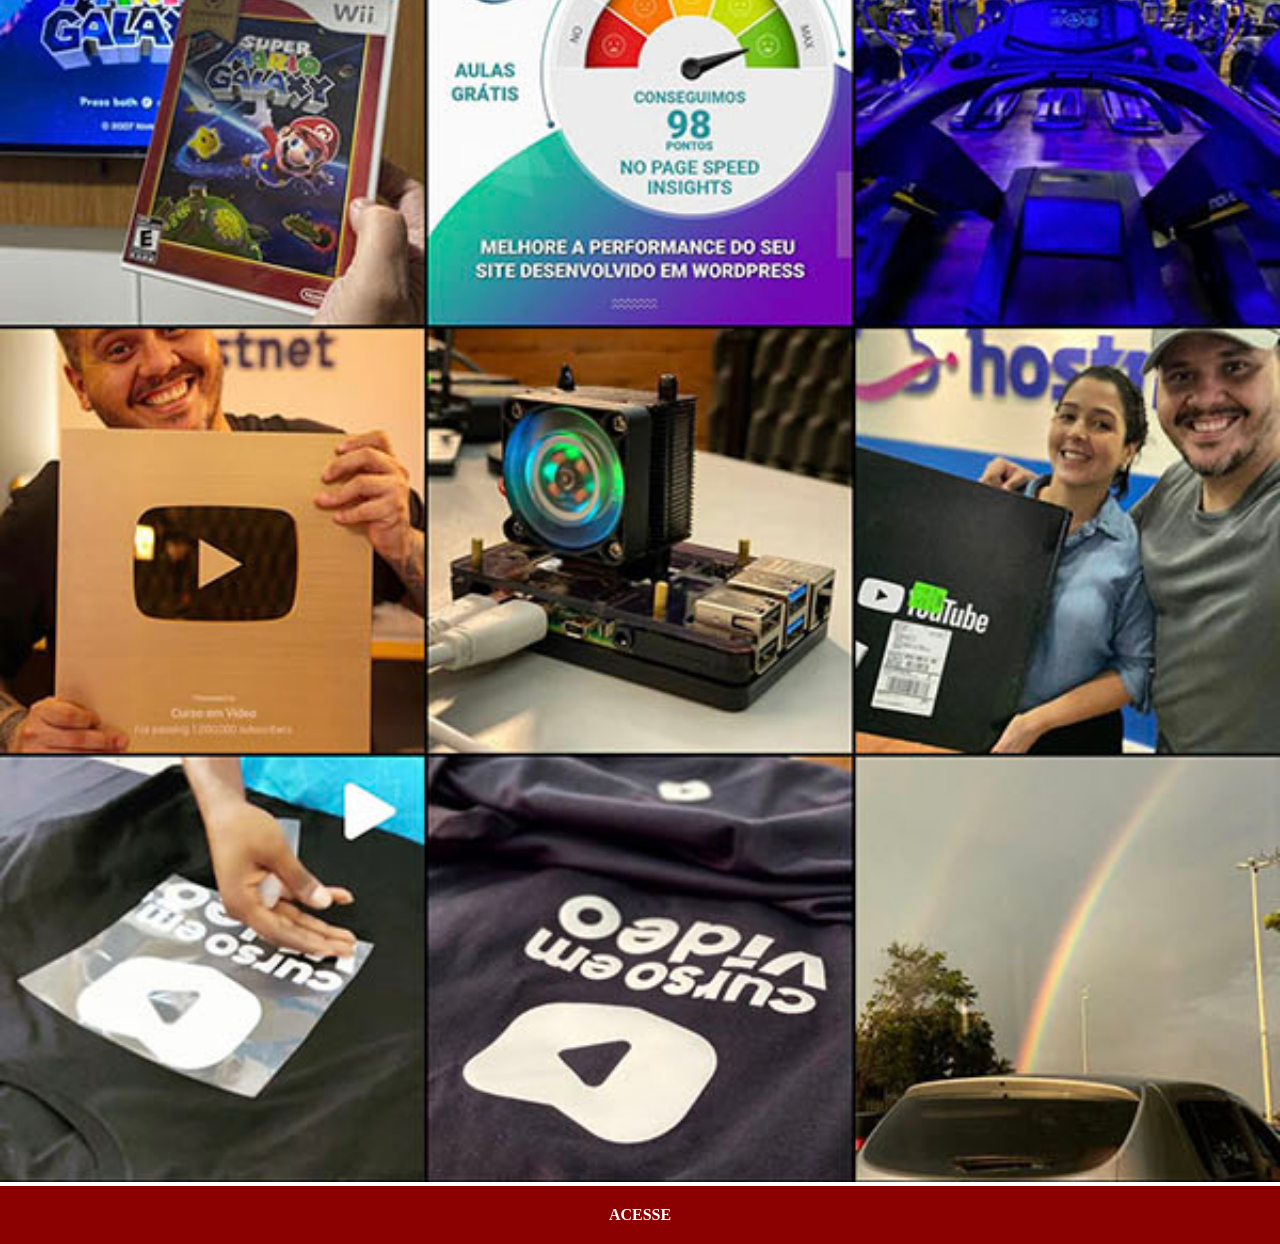
<file: instagrem.html>
<!DOCTYPE html>
<html lang="pt-br">
<head>
    <meta charset="UTF-8">
    <meta name="viewport" content="width=device-width, initial-scale=1.0">
    <title>Instagram</title>
    <link rel="stylesheet" href="estilos/social.css">
</head>
<body>
    <img src="imagens/tela-instagram.jpg" alt="Instagram">
    <a href="">ACESSE</a>
</body>
</html>
</file>
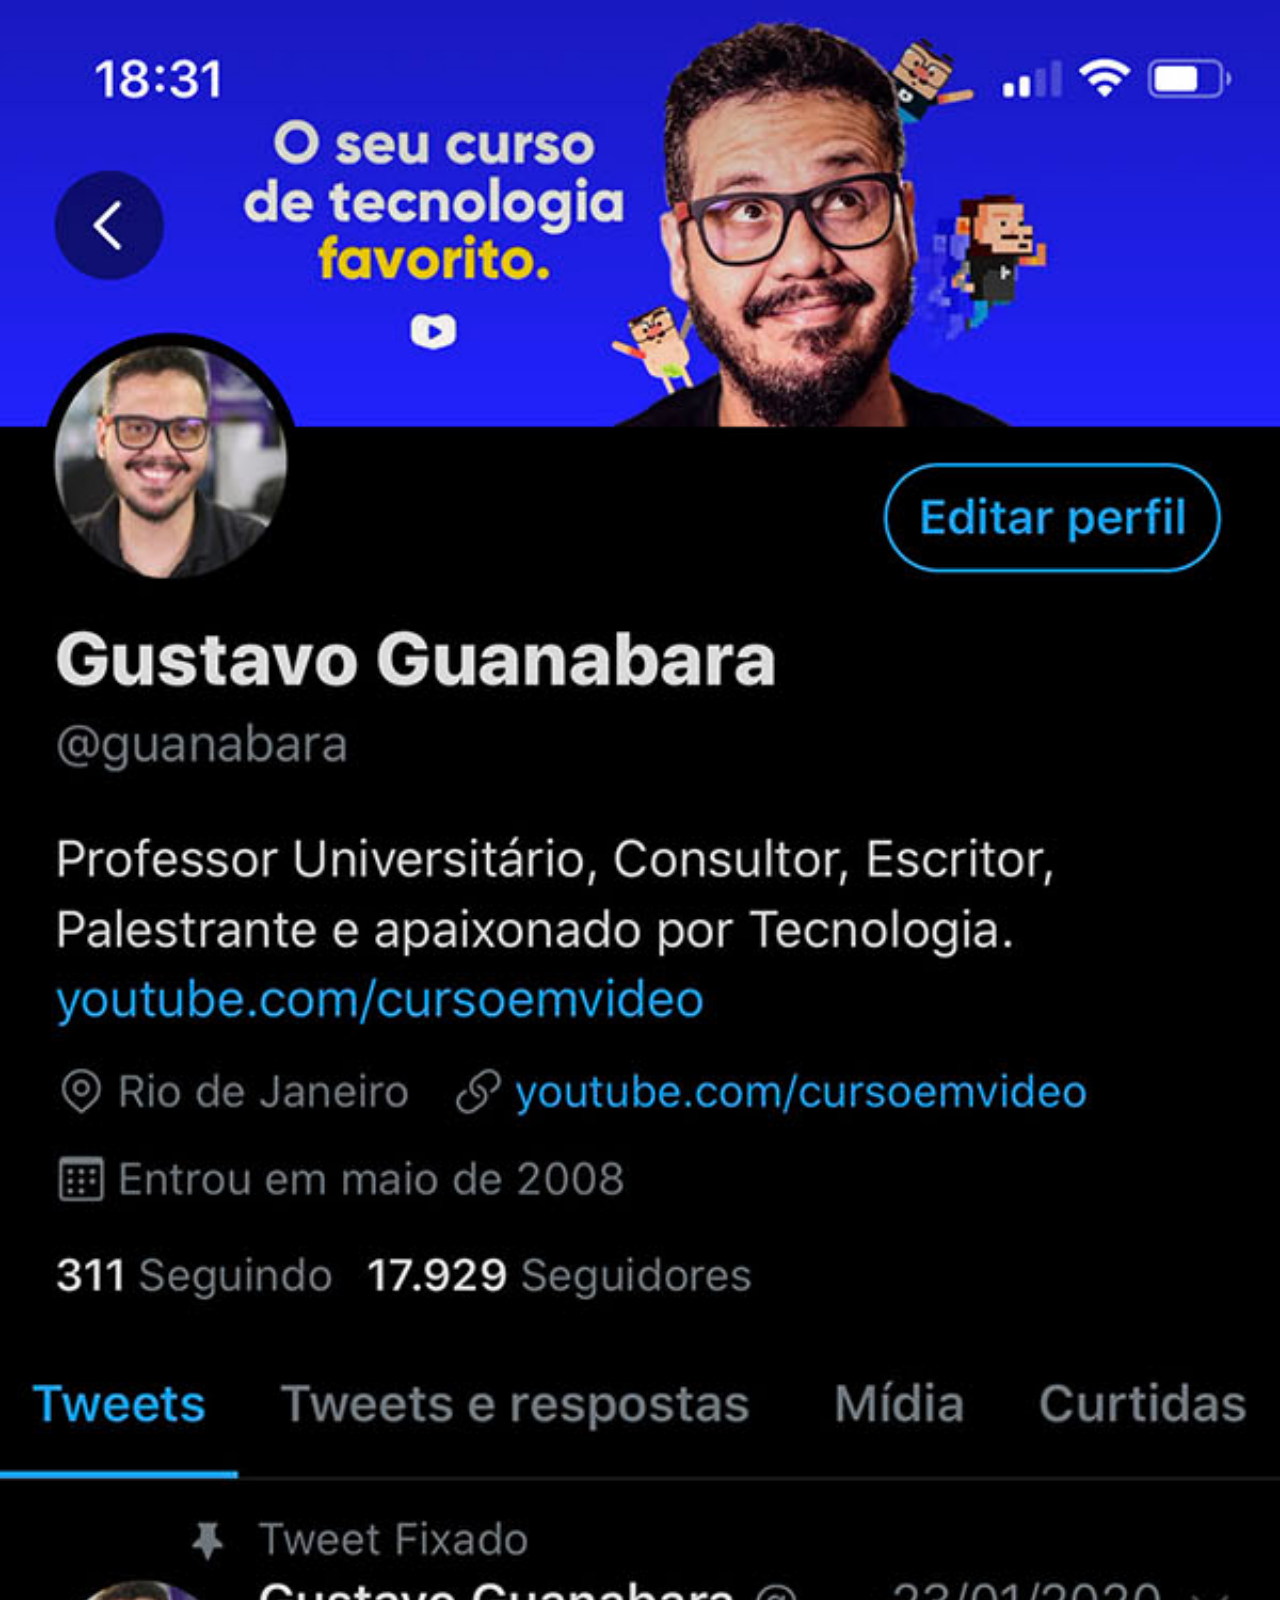
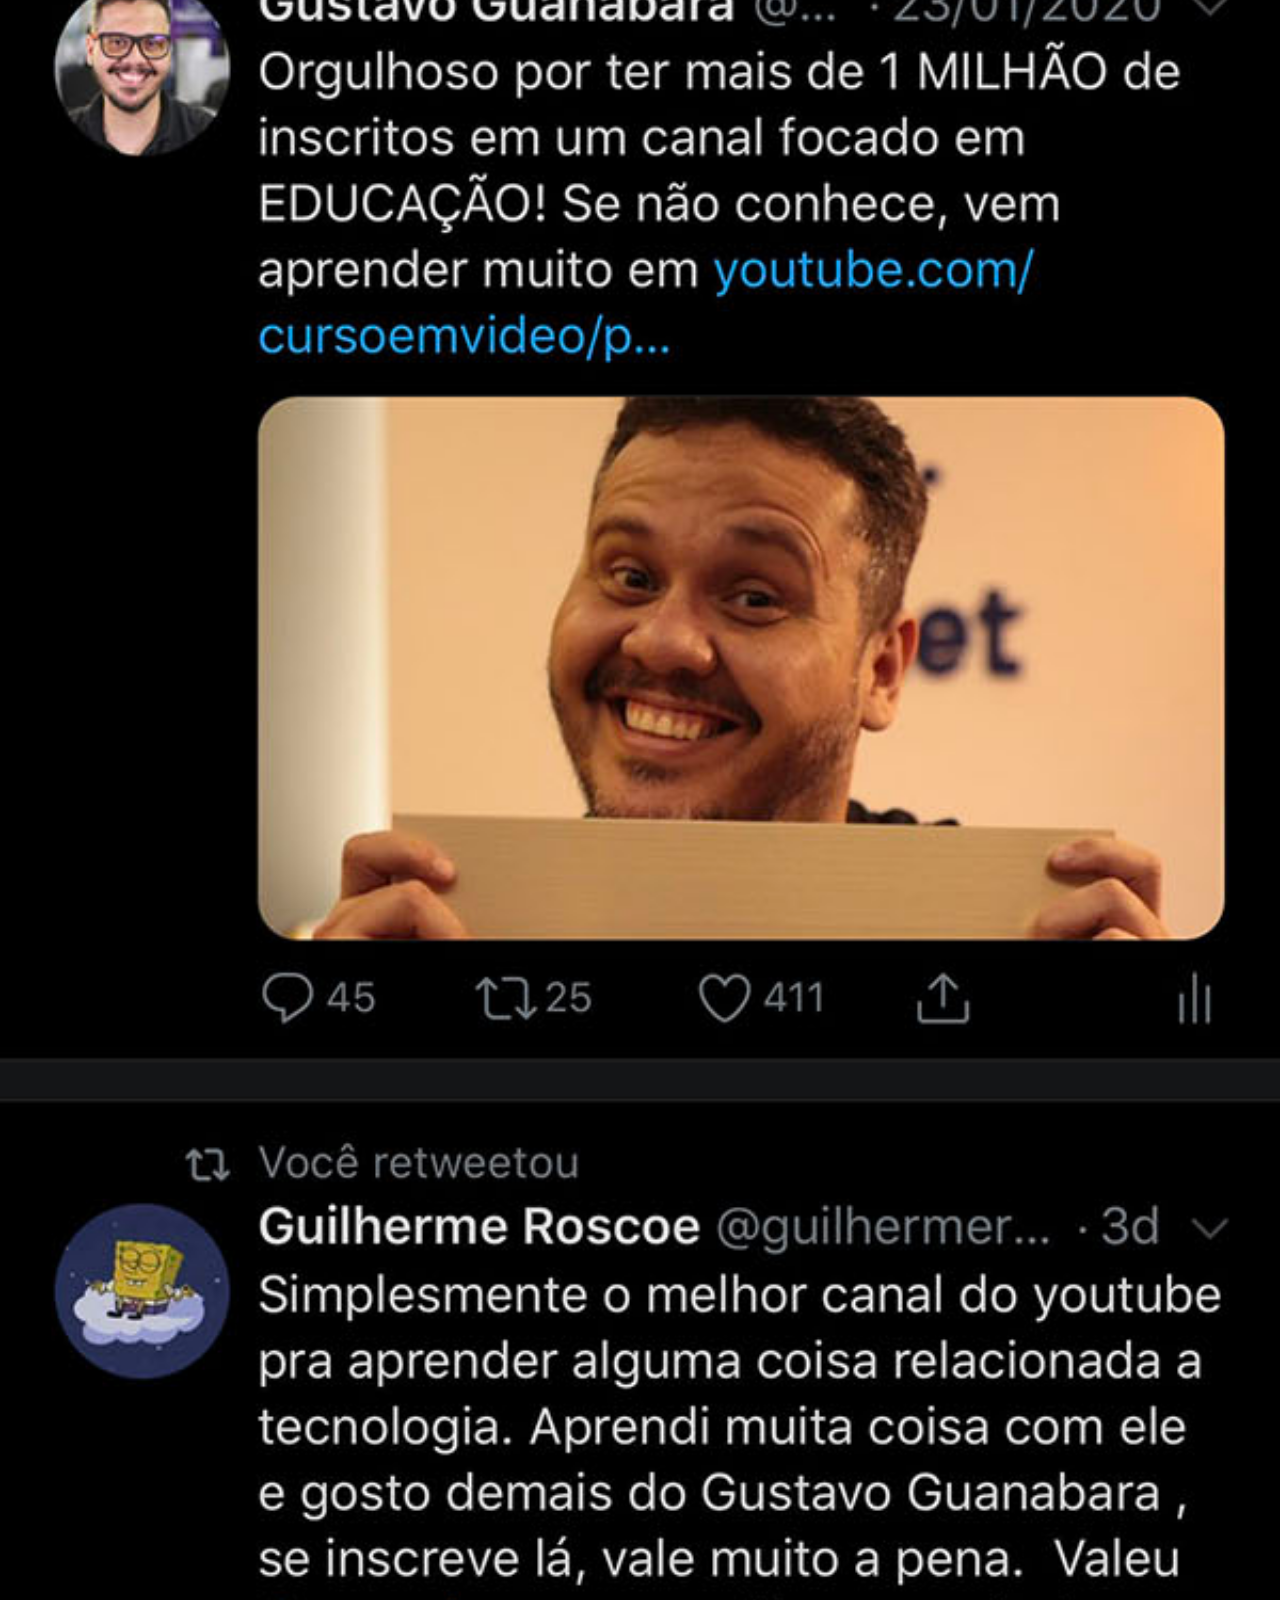
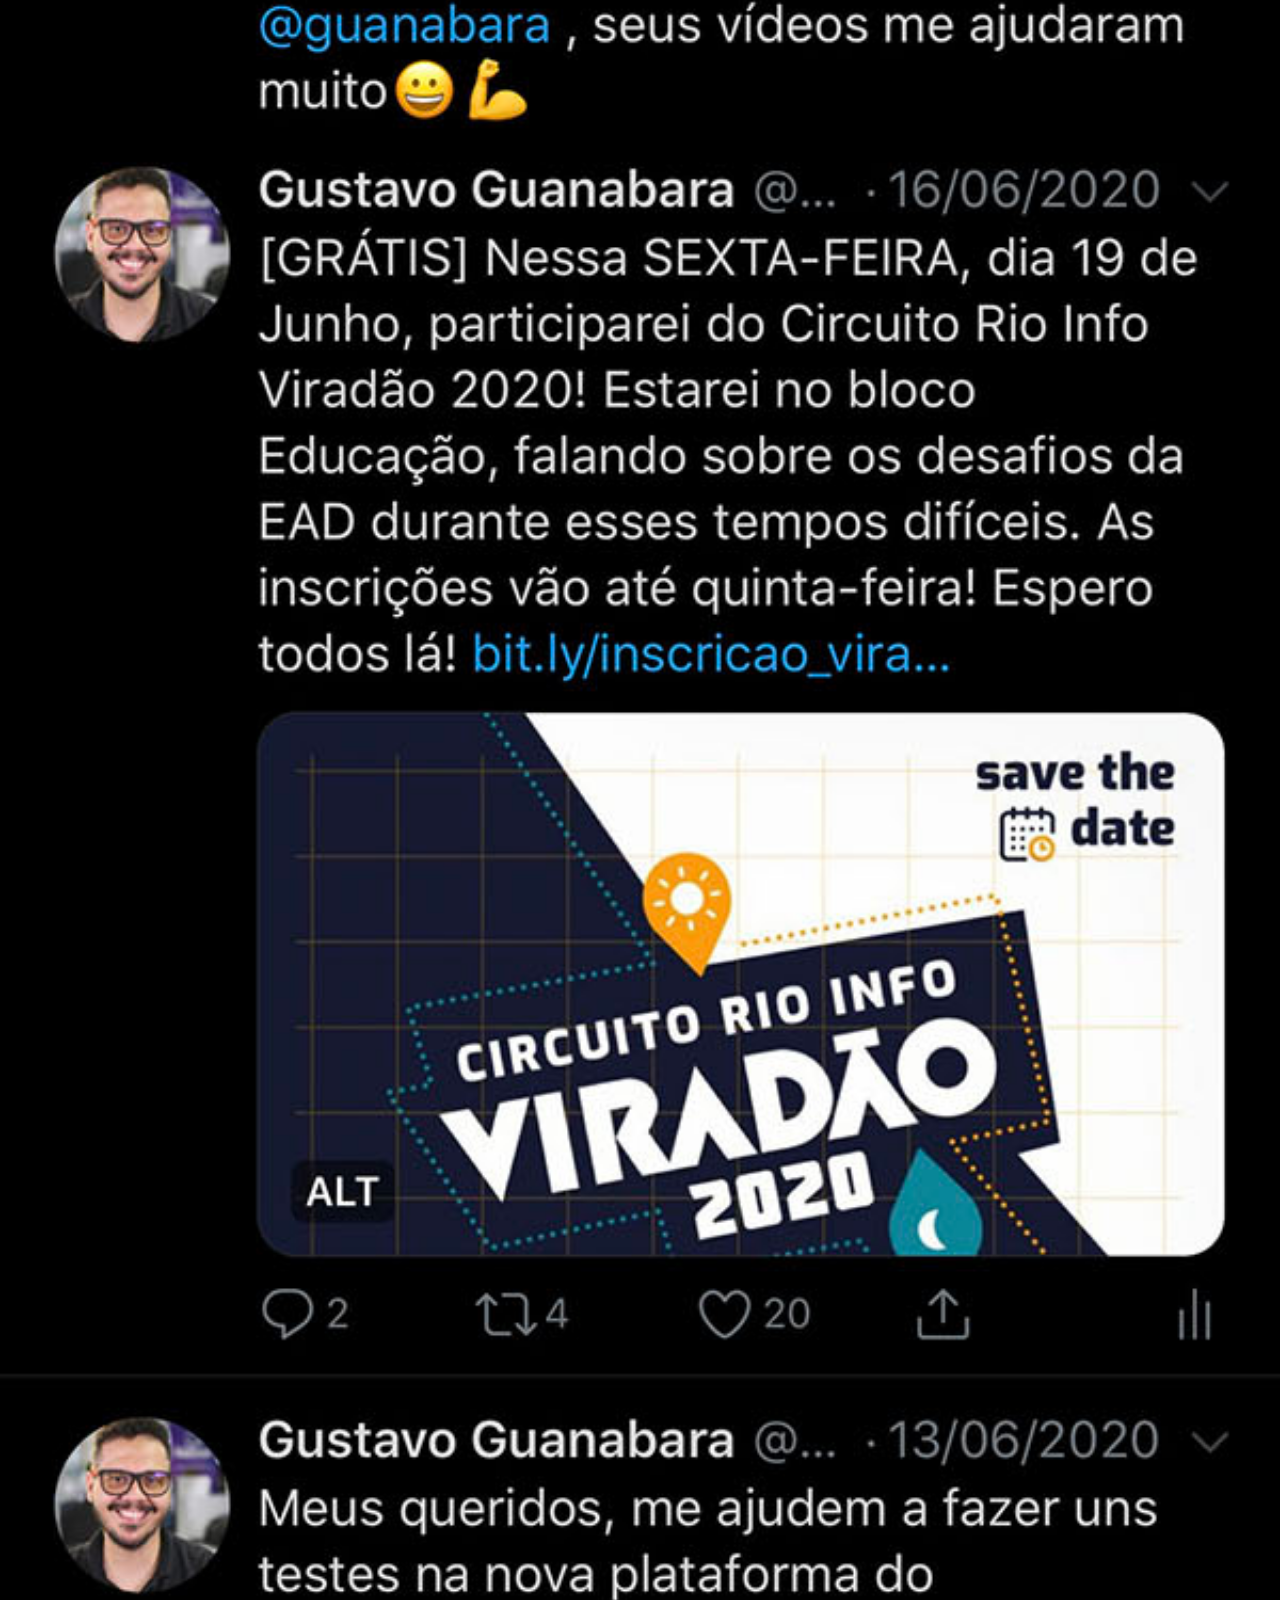
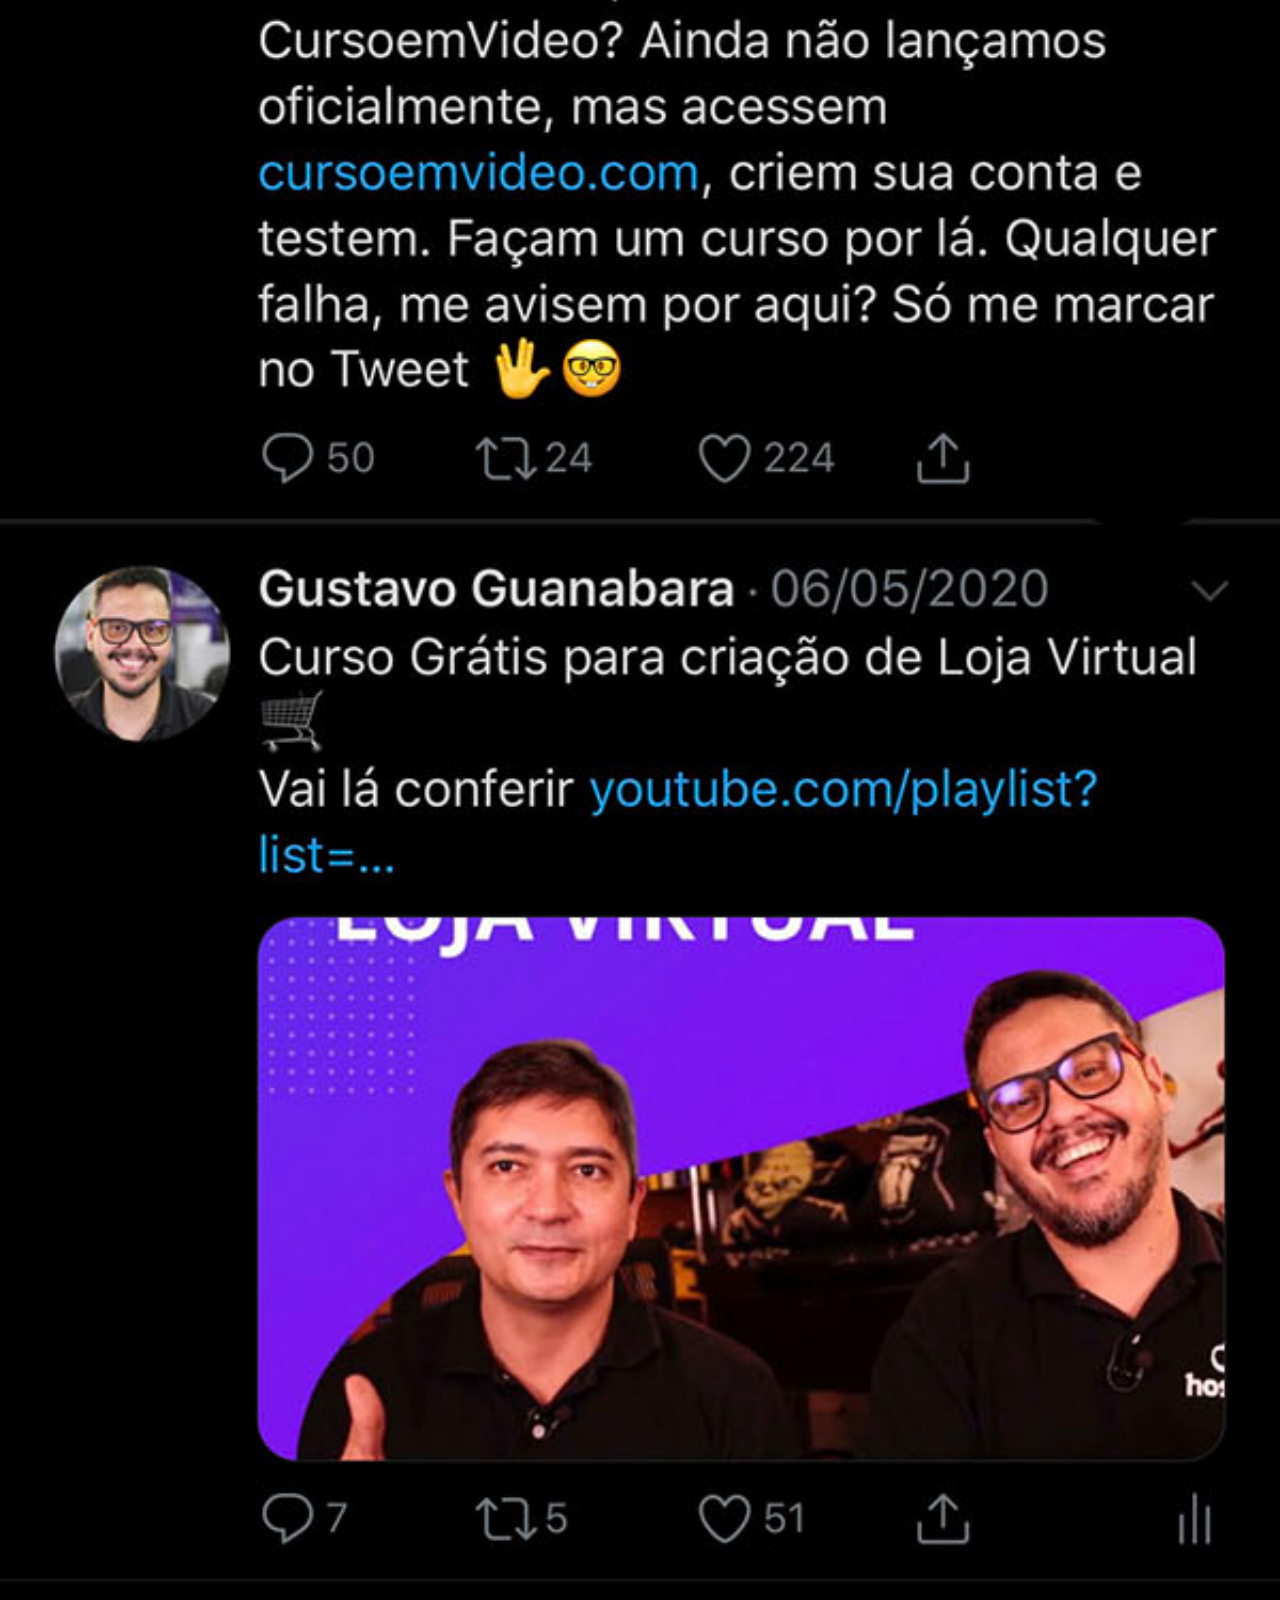
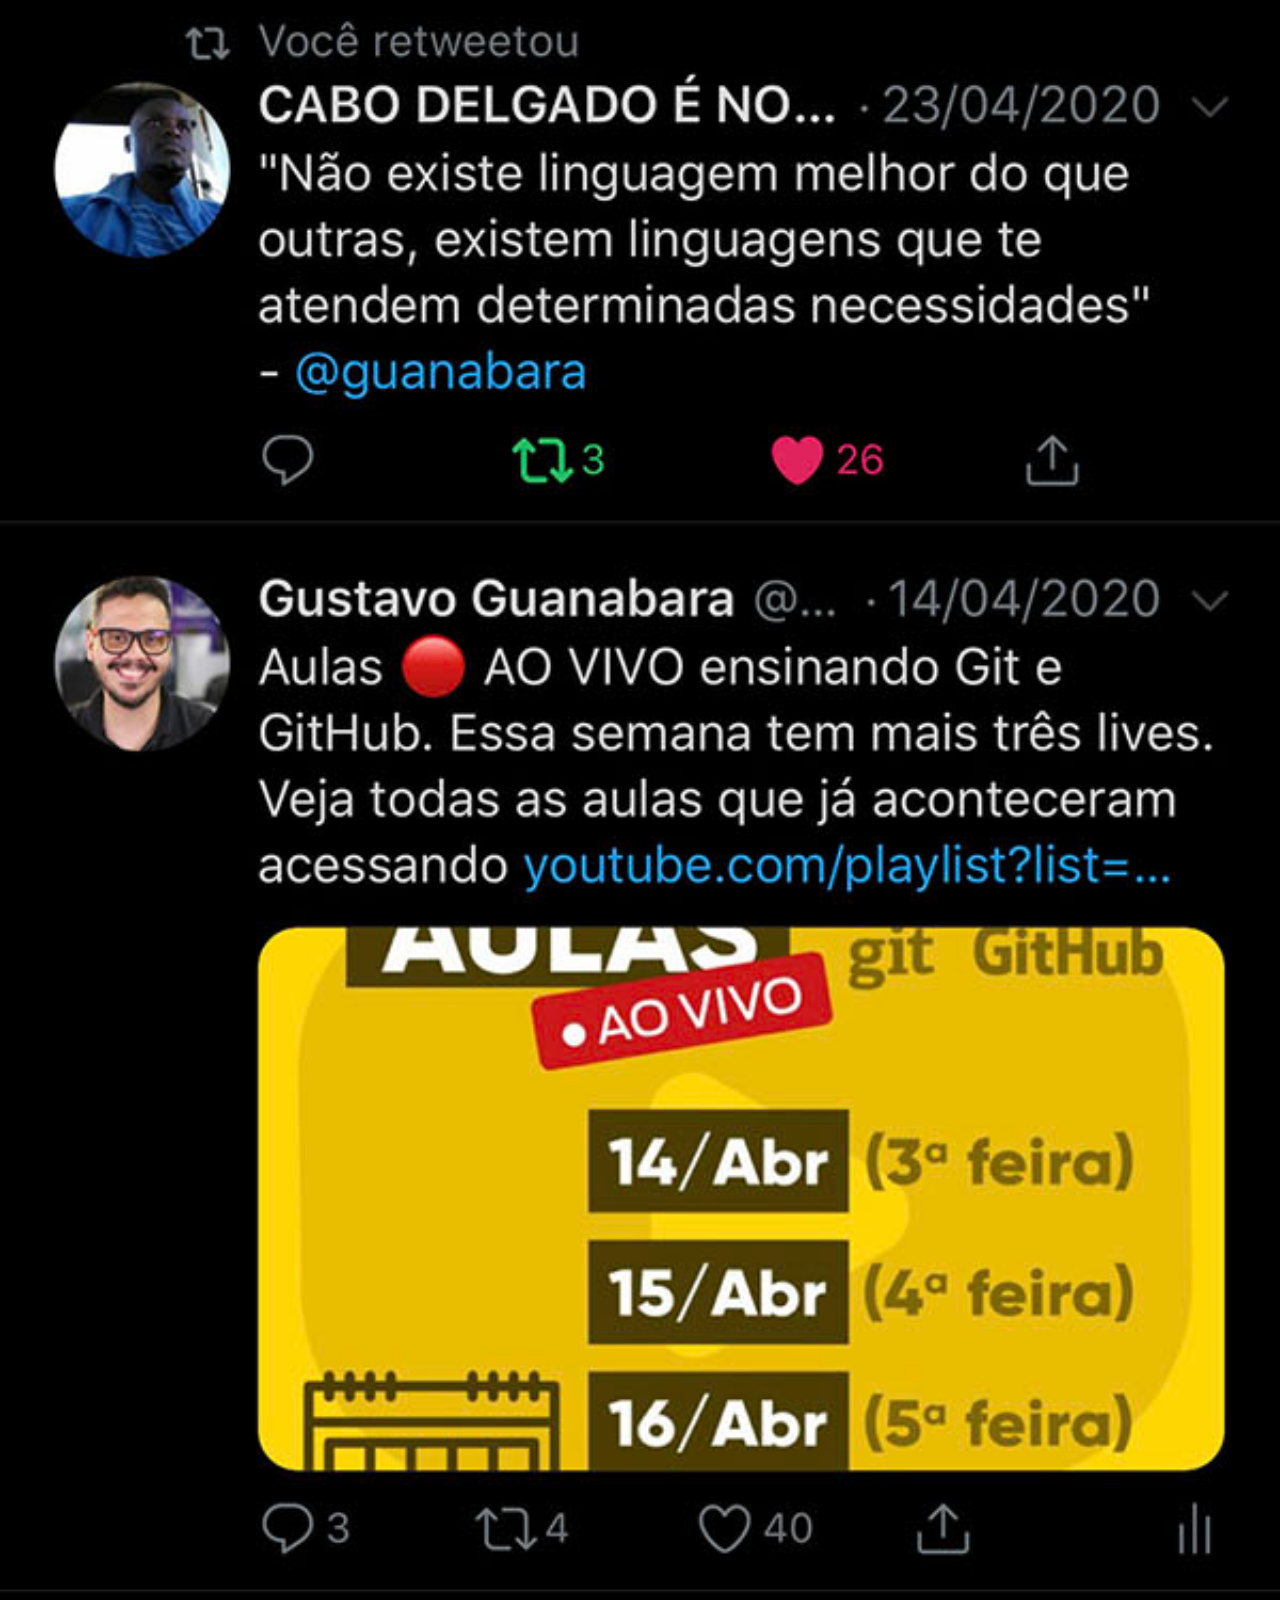
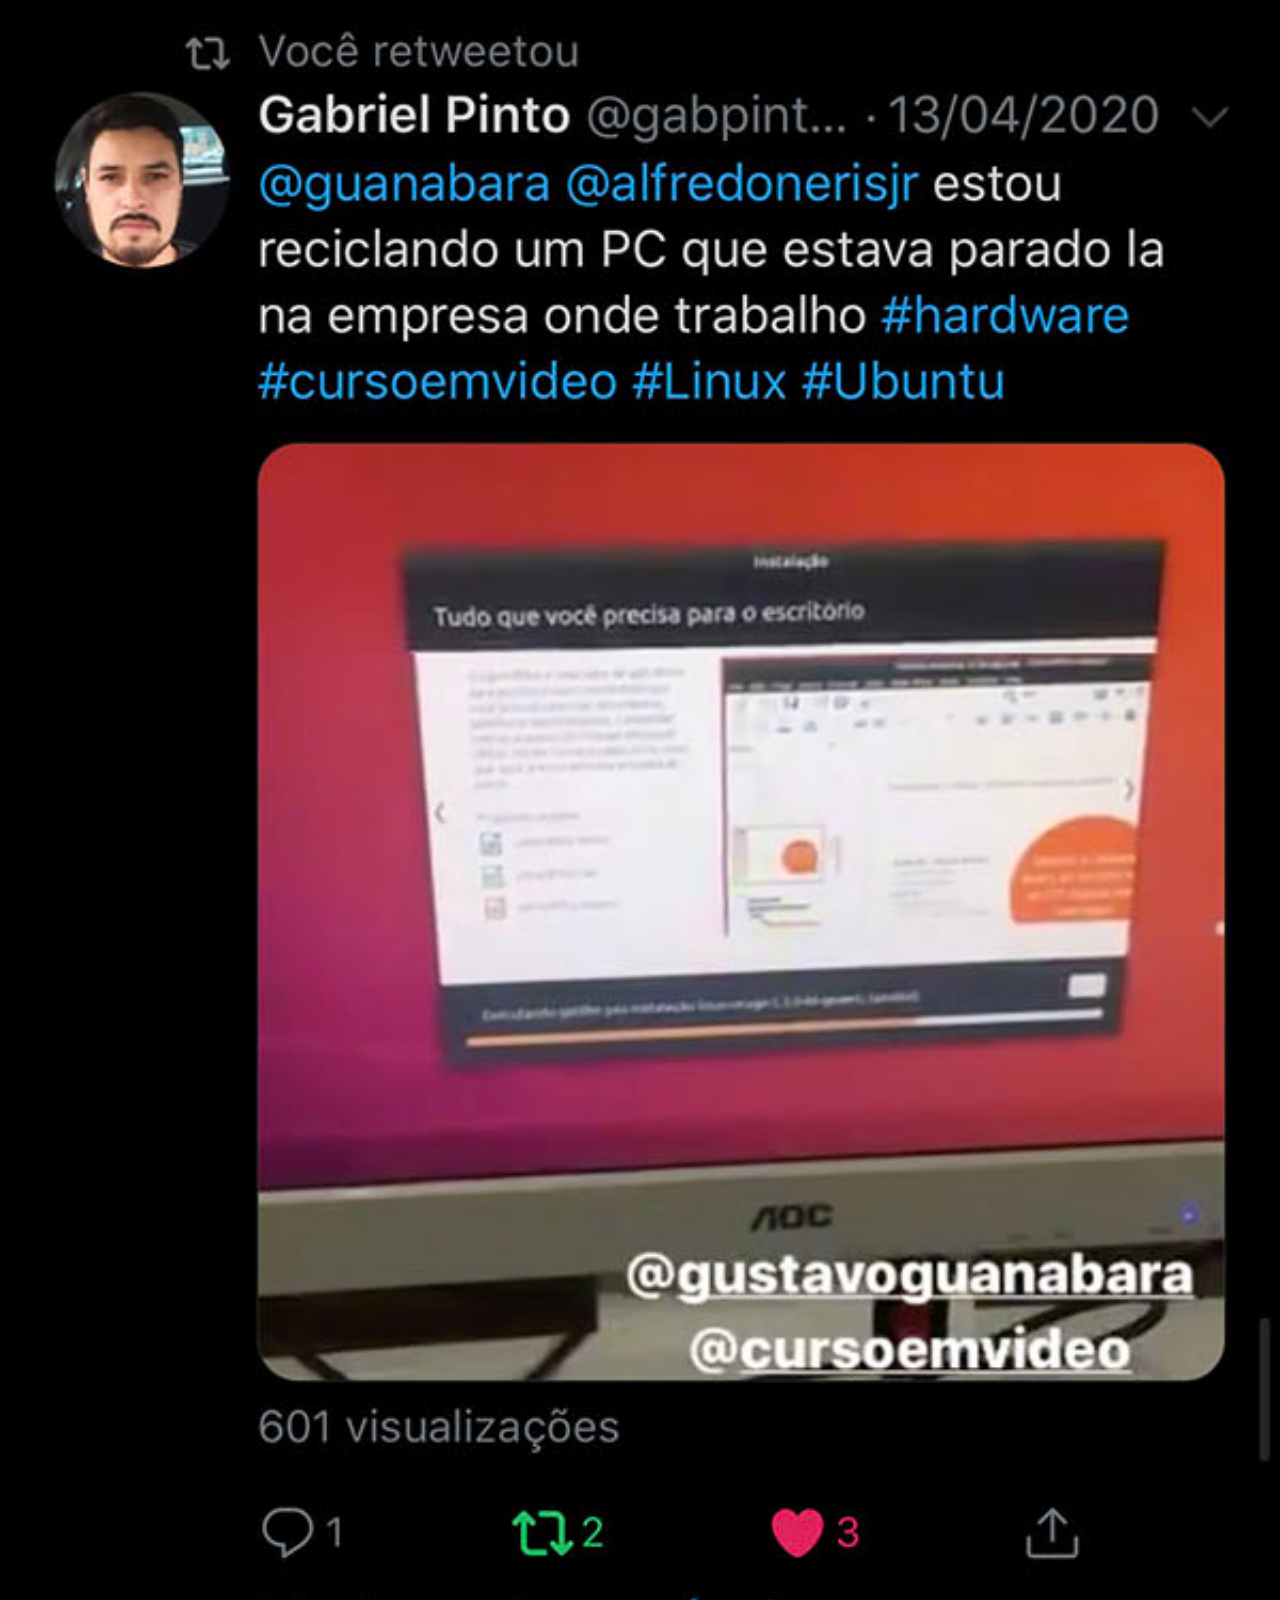
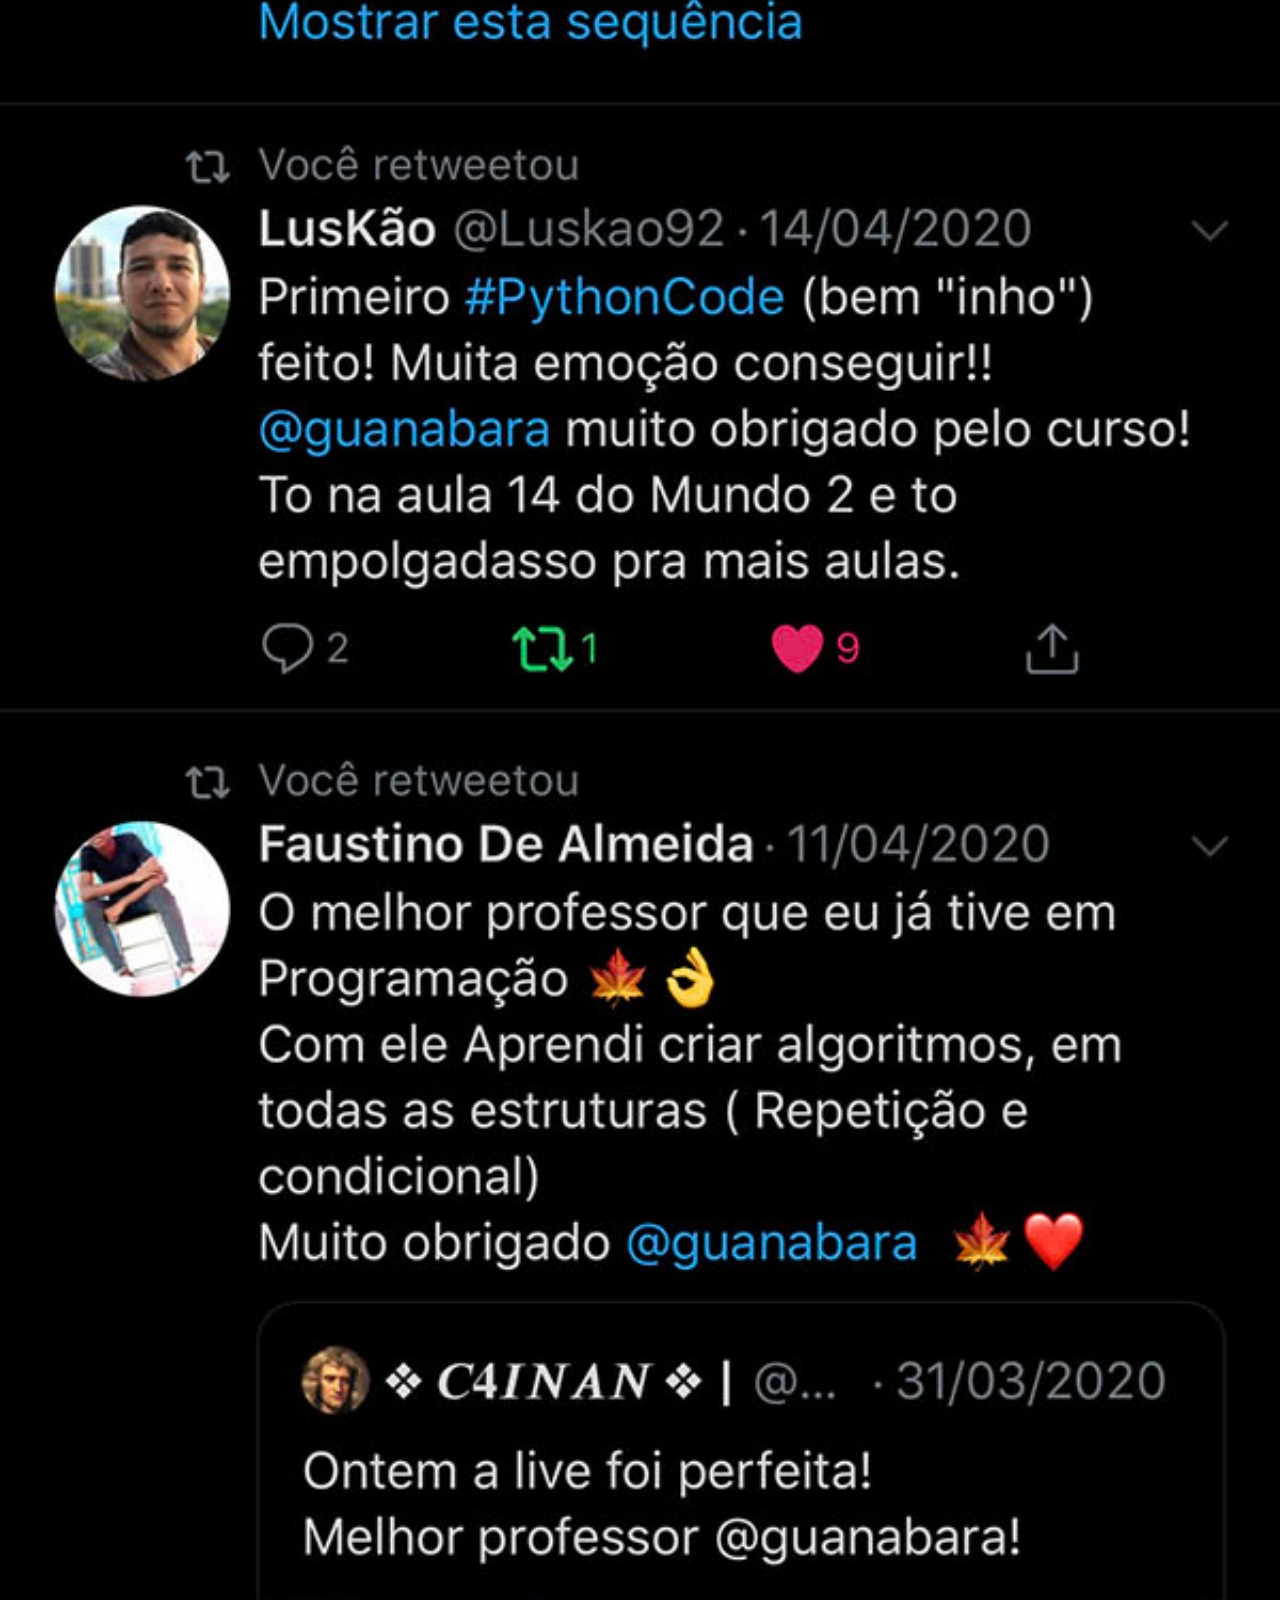
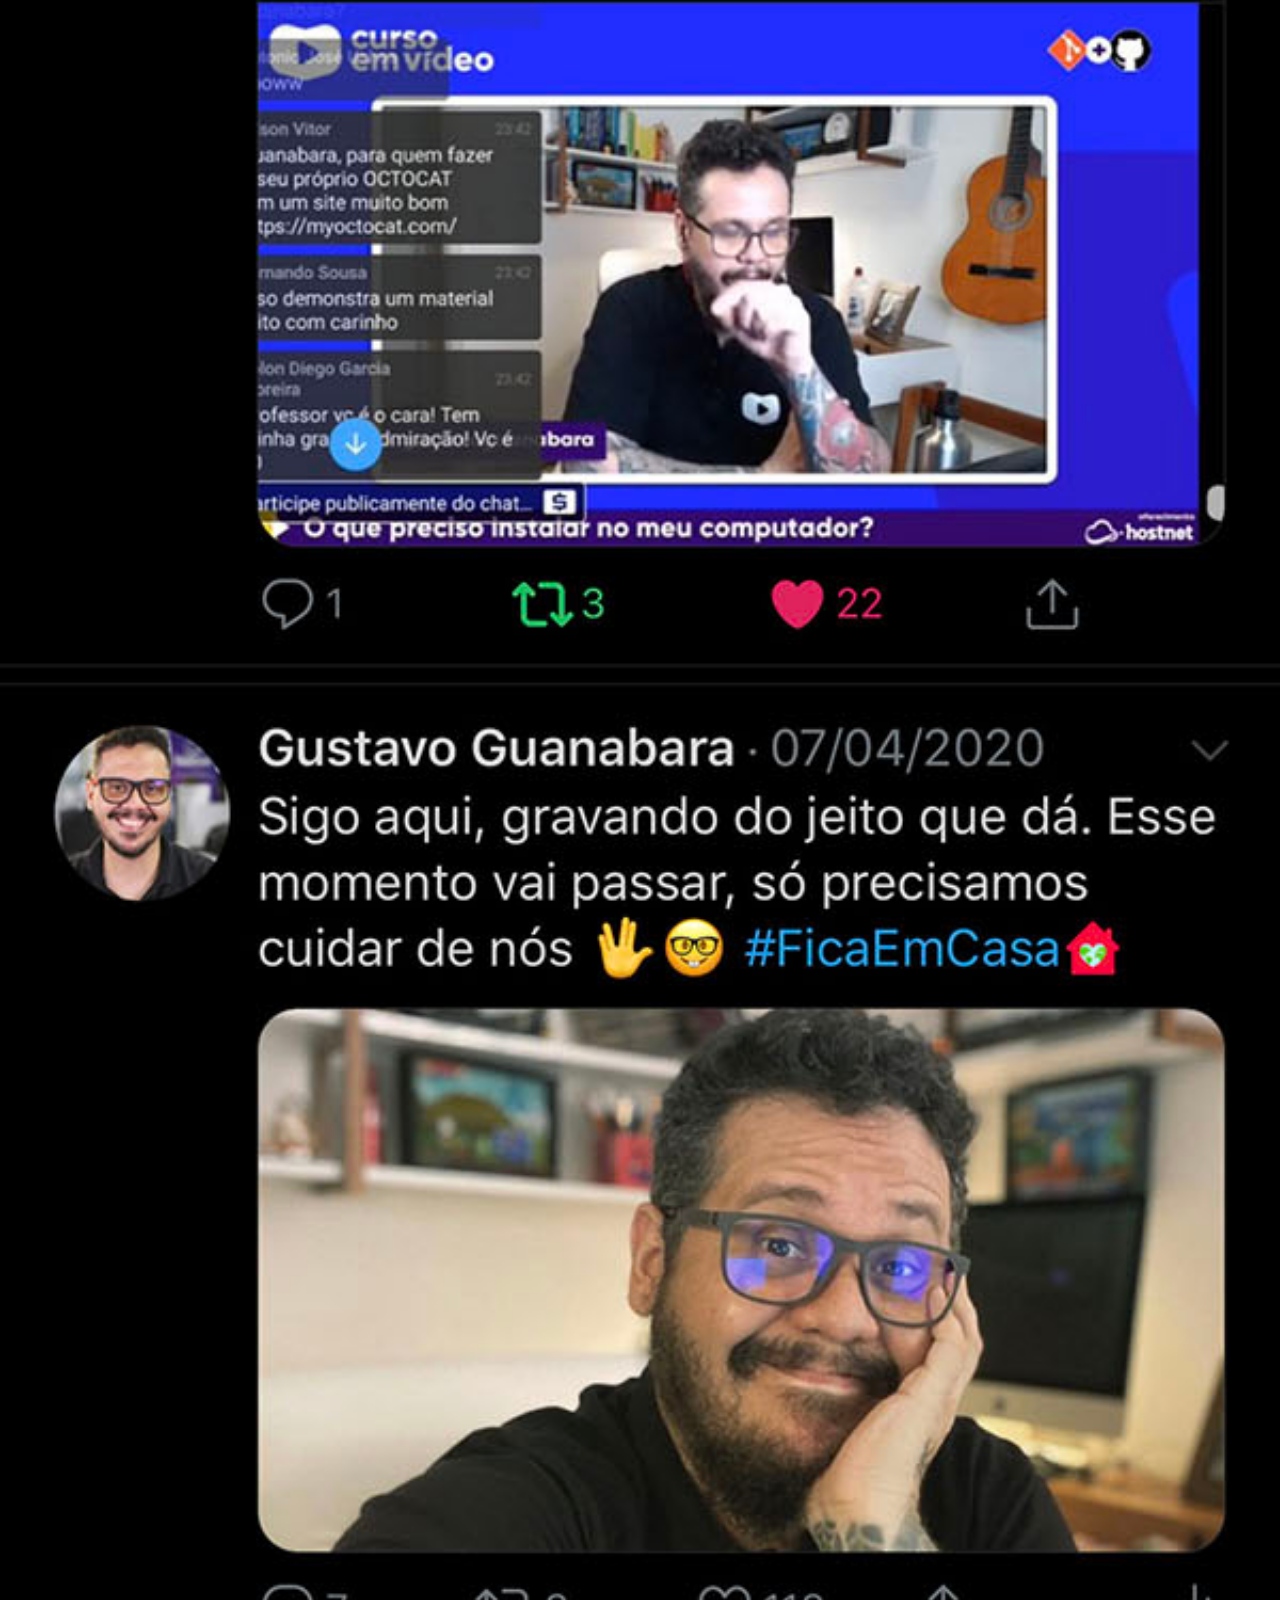
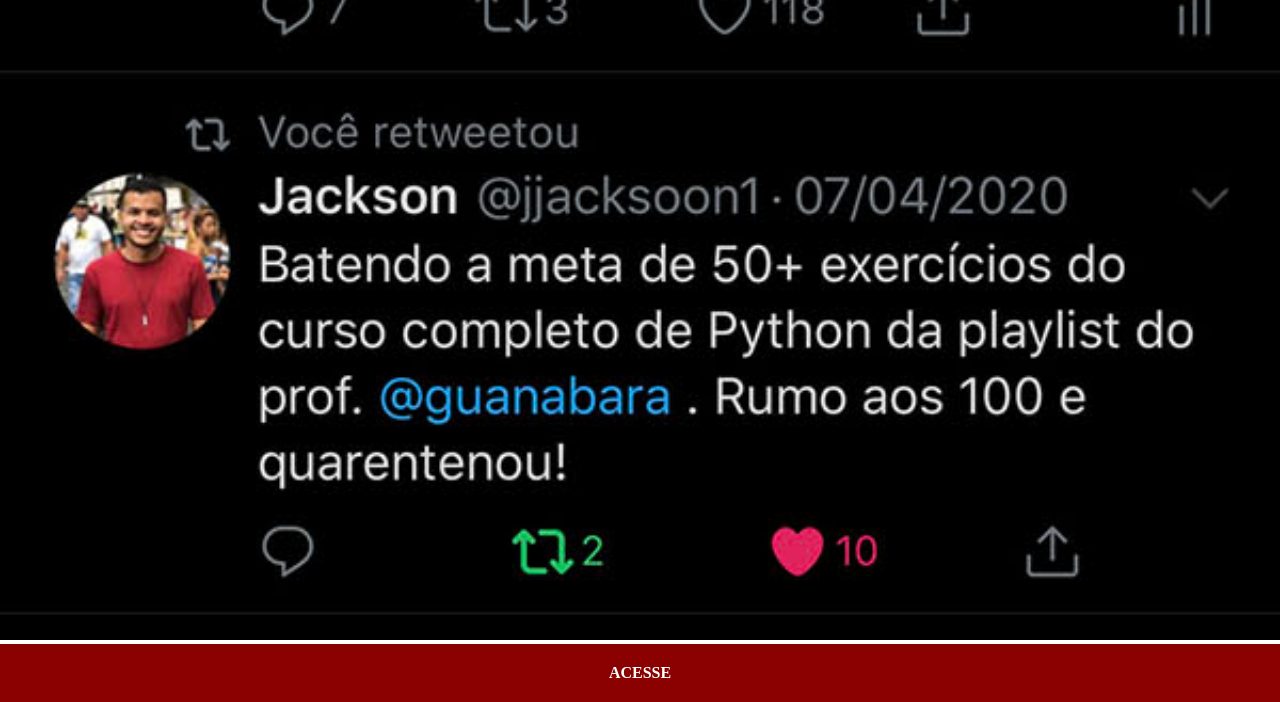
<file: twitter.html>
<!DOCTYPE html>
<html lang="pt-br">
<head>
    <meta charset="UTF-8">
    <meta name="viewport" content="width=device-width, initial-scale=1.0">
    <title>Twitter</title>
    <link rel="stylesheet" href="estilos/social.css">
</head>
<body>
    <img src="imagens/tela-twitter.jpg" alt="Twitter">
    <a href="">ACESSE</a>
</body>
</html>
</file>
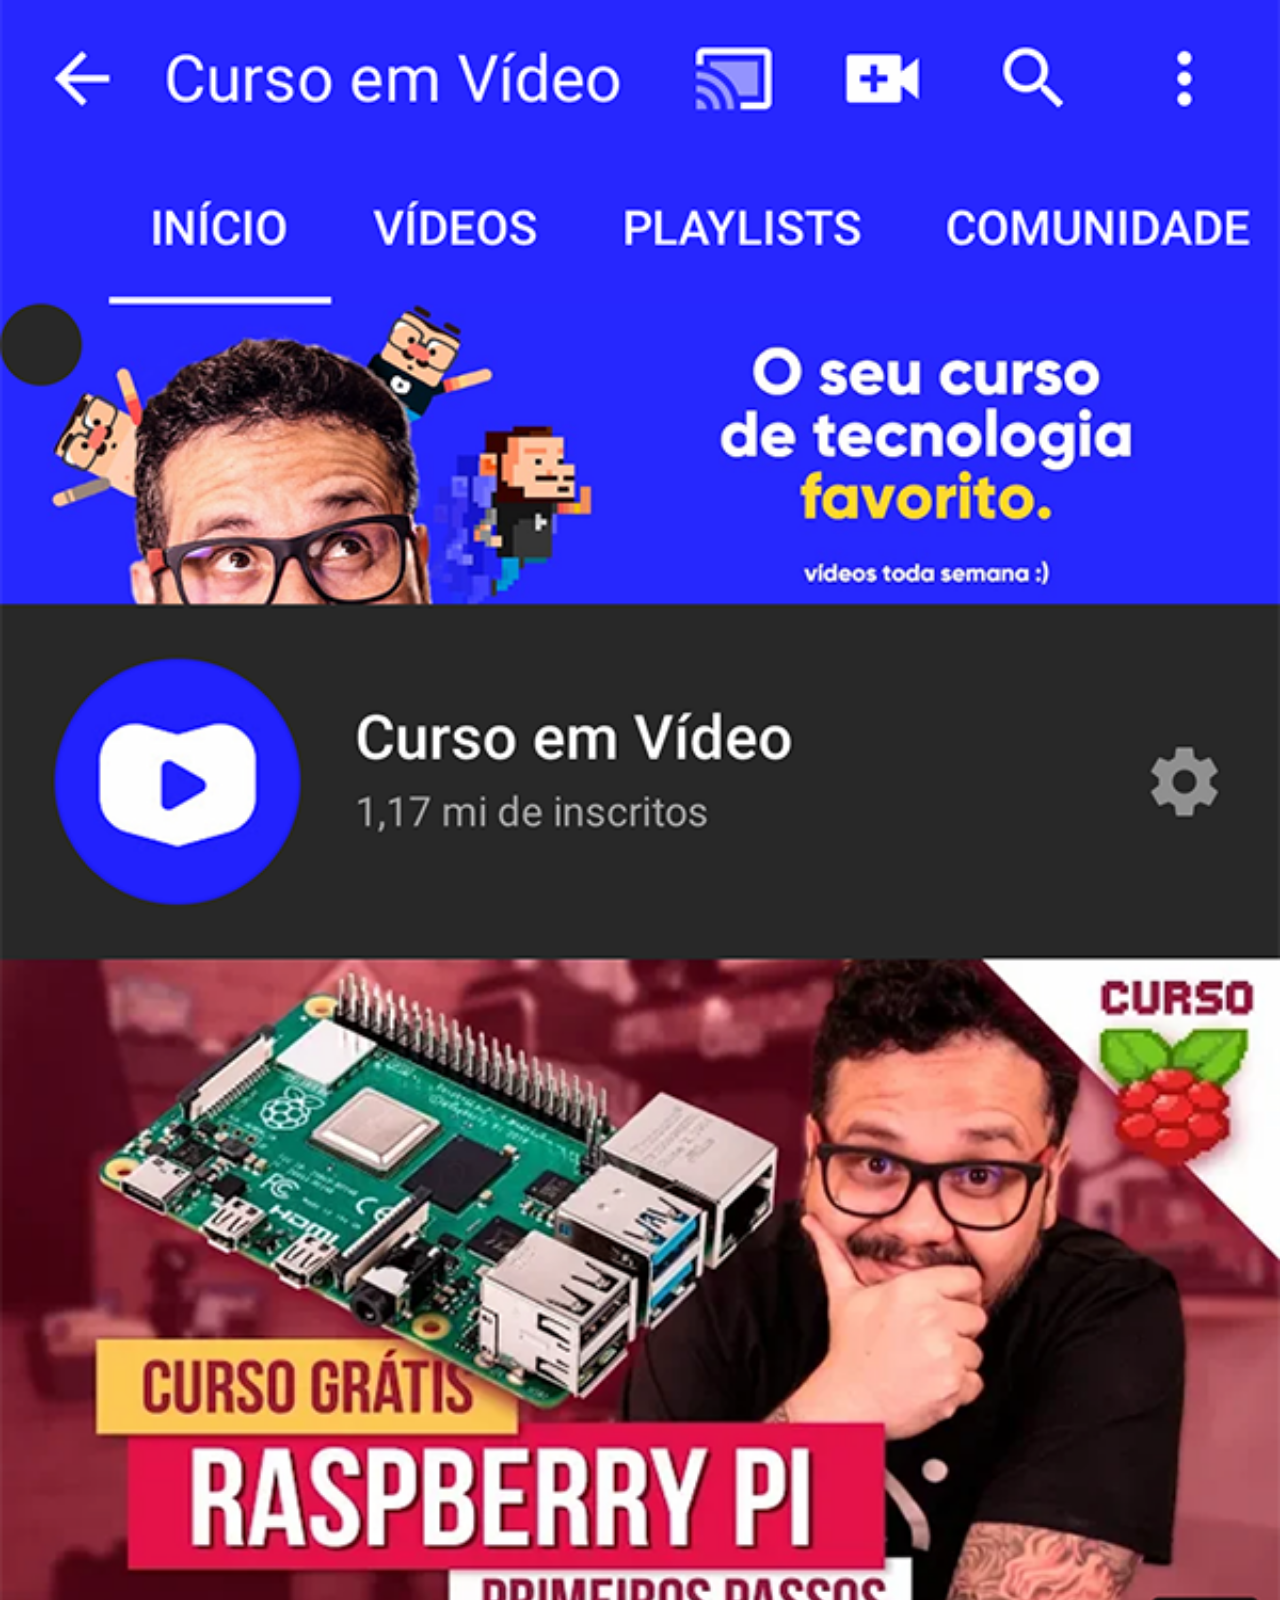
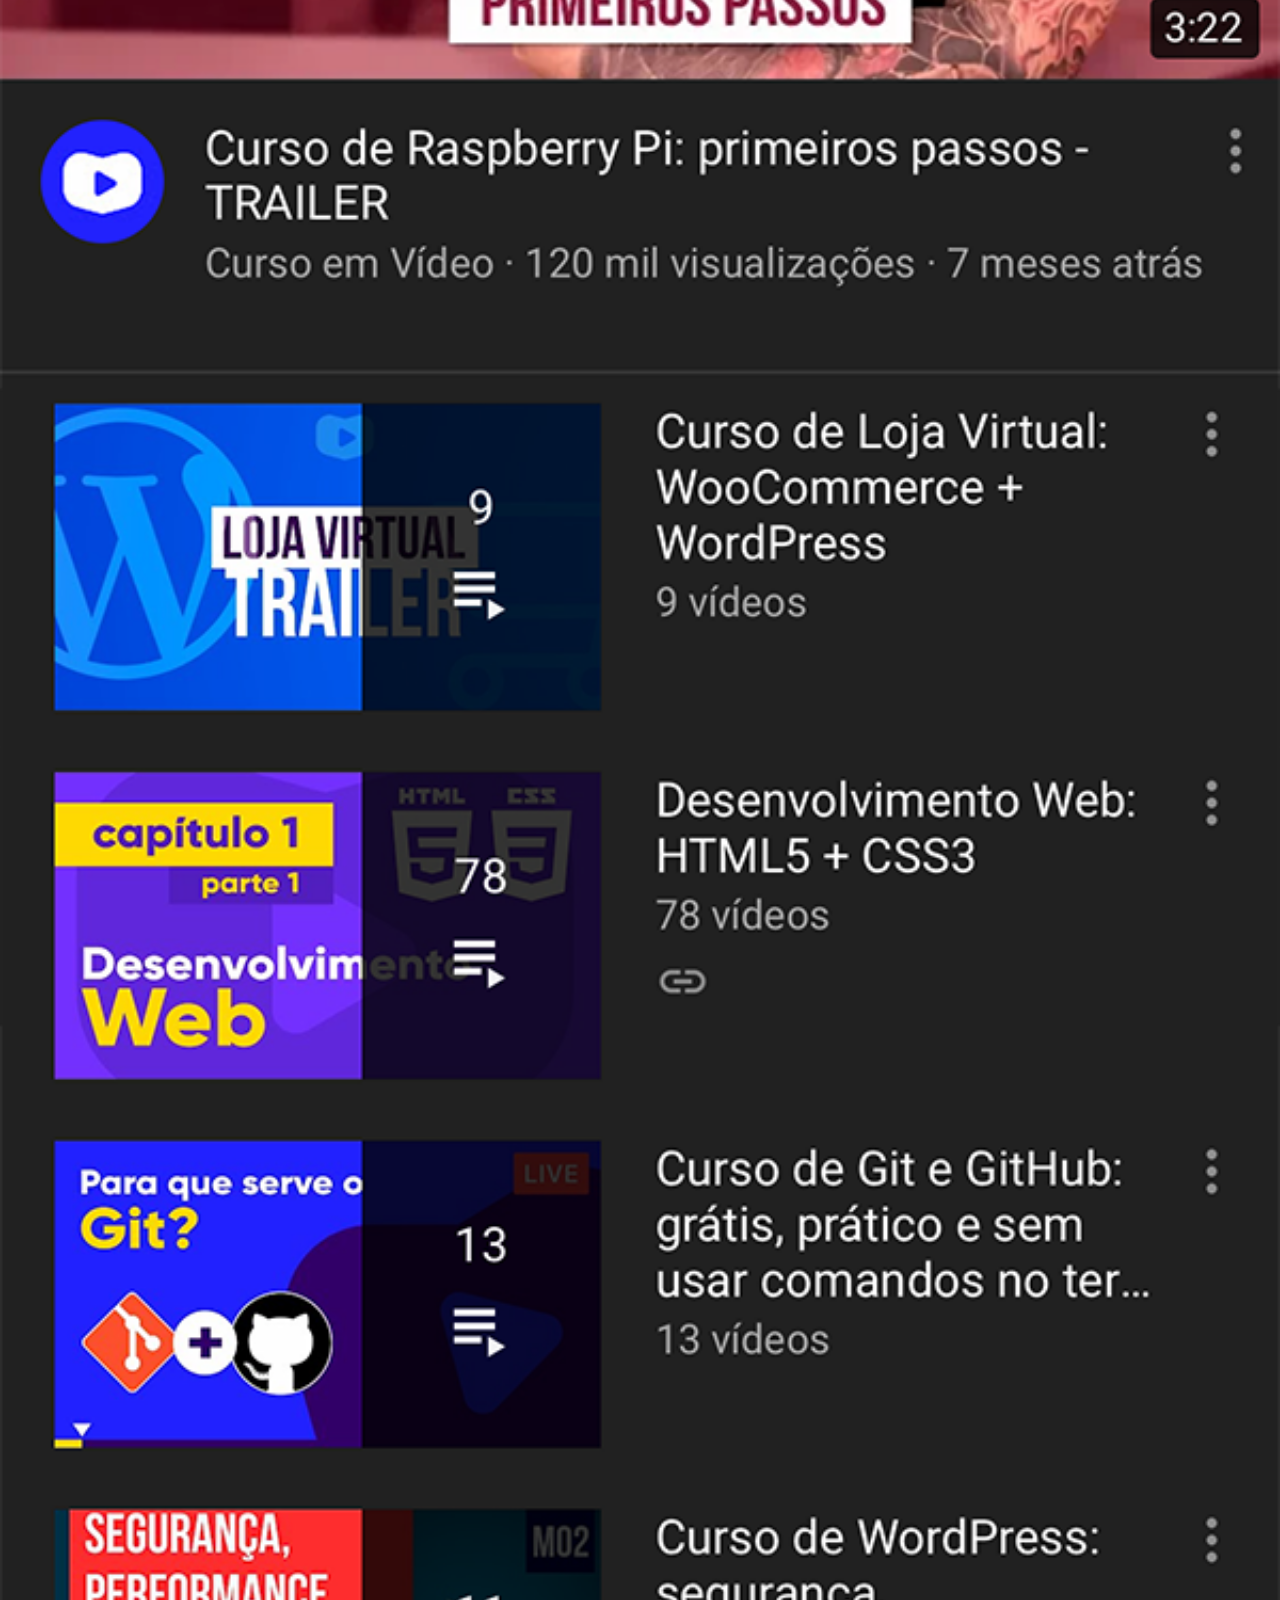
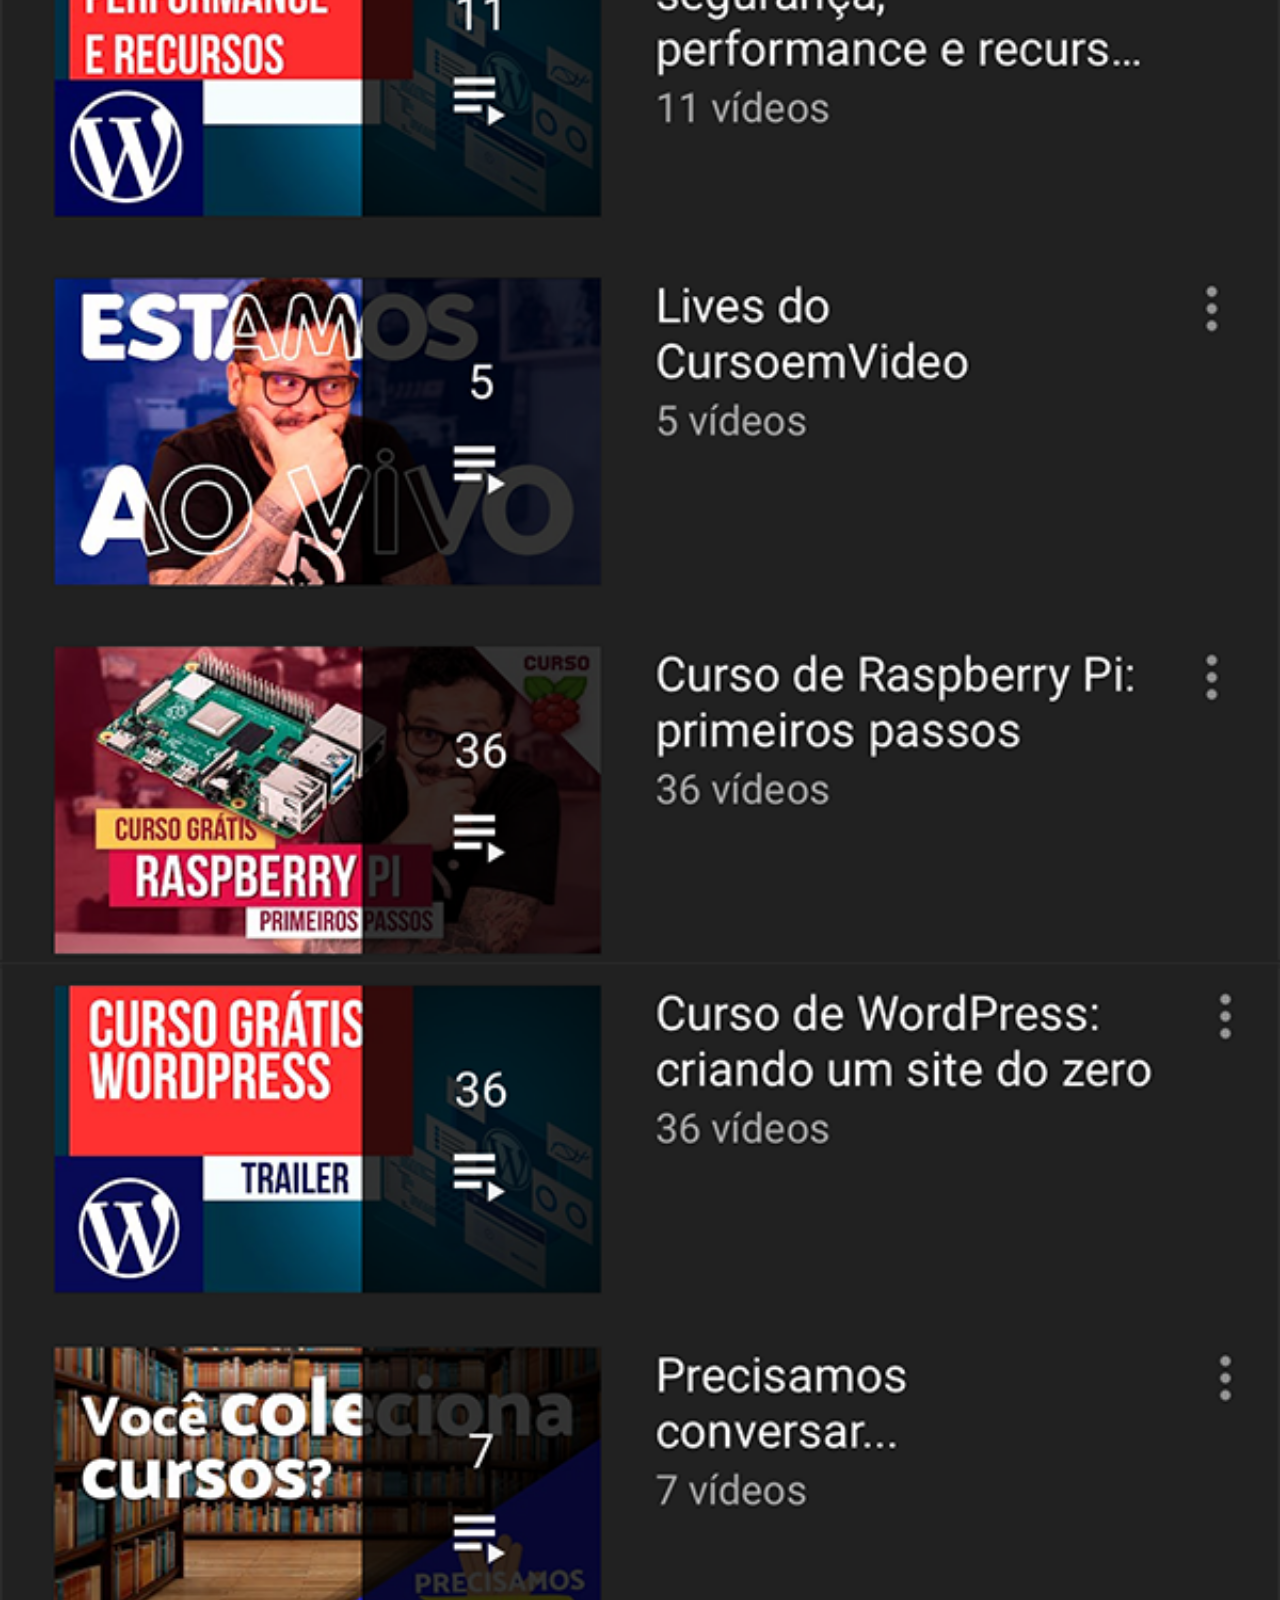
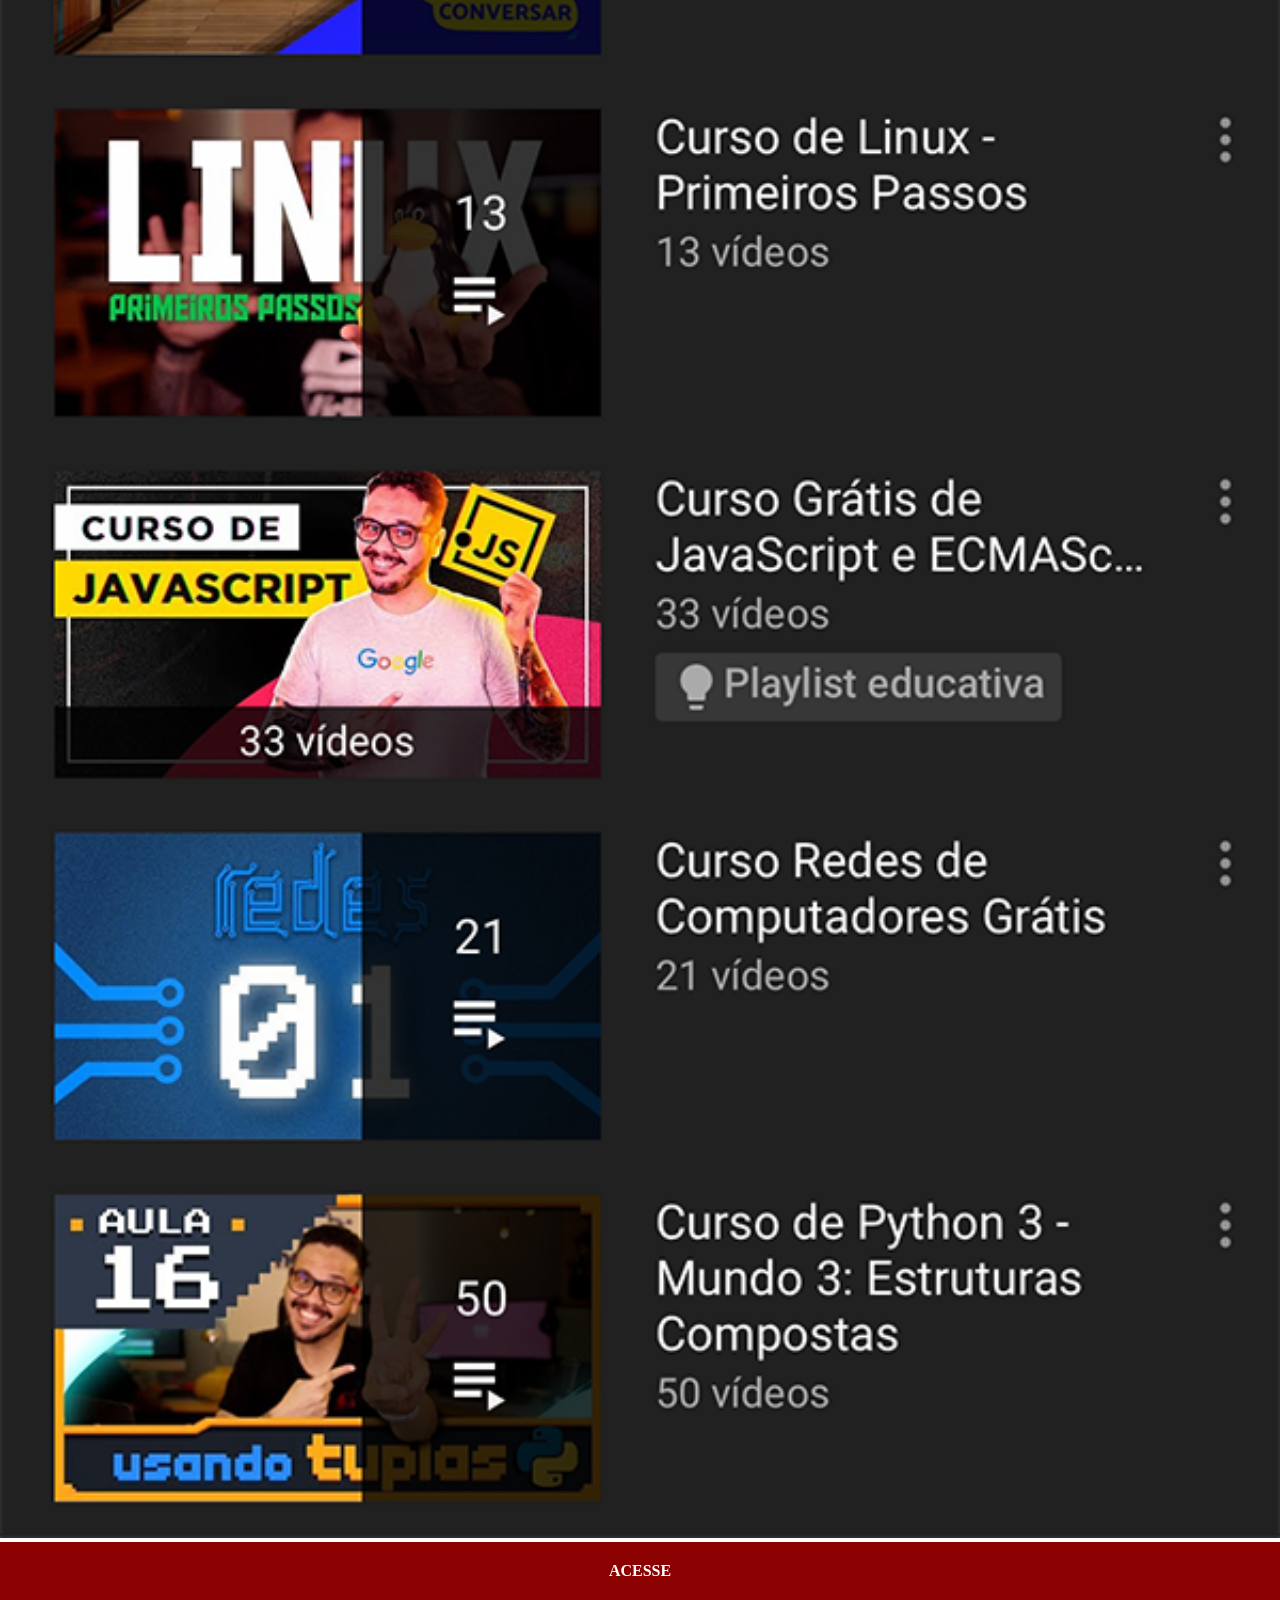
<file: youtube.html>
<!DOCTYPE html>
<html lang="pt-br">
<head>
    <meta charset="UTF-8">
    <meta name="viewport" content="width=device-width, initial-scale=1.0">
    <title>YouTube</title>
    <link rel="stylesheet" href="estilos/social.css">
</head>
<body>
    <img src="imagens/tela-youtube.png" alt="YouTube">
    <a href="https://www.youtube.com/@cursoemvideo/playlists" target="_blank"> ACESSE</a>
</body>
</html>
</file>
<file: estilos/style.css>
@charset "UTF-8";

* {
    margin: 0px;
    padding: 0px;
    font-family: Arial, Helvetica, sans-serif;
}

html, body {
    height: 100vh;
    width: 100vw;
    background-color: black;
}

body {
    background: url('../imagens/fundo-madeira.jpg');
    background-size: cover;
    background-attachment: fixed;
}

main {
    height: 100vh;
    position: relative;
}

section#telefone {
    position: absolute;
    top: 50%;
    left: 50%;
    transform: translate(-50%, -50%);

    height: 627px;
    width: 311px;
    background: url('../imagens/frame-iphone.png') no-repeat;
}

iframe#tela {
    position: relative;
    top: 80px;
    left: 22px;
    width: 267px;
    height: 471px;
}

section#redes-sociais {
    text-align: right;
}

section#redes-sociais img {
    width: 50px;
    margin: 10px;
    border-radius: 50%;
    box-shadow: 2px 2px 5px rgba(0, 0, 0, 0.404);
    box-sizing: border-box;
}

section#redes-sociais img:hover {
    border: 2px solid rgba(255, 255, 255, 0.616);
    transform: translate(-3px, -3px);
    box-shadow: 5px 5px 10px rgba(0, 0, 0, 0.568);
    transition: transform .3s border 1s;
}
</file>
<file: estilos/social.css>
@charset "UTF-8";

* {
            margin: 0px;
            padding: 0px;
        }

        ::-webkit-scrollbar {
            width: 0px;
            height: 0px;
        }

        img {
            width: 100vw;

        }

        a {
            display: block;
            background-color: darkred;
            color: white;
            padding: 20px;
            text-align: center;
            font-weight: bolder;
            text-decoration: none;
        }

        a:hover {
            background-color: red;
        }
</file>
